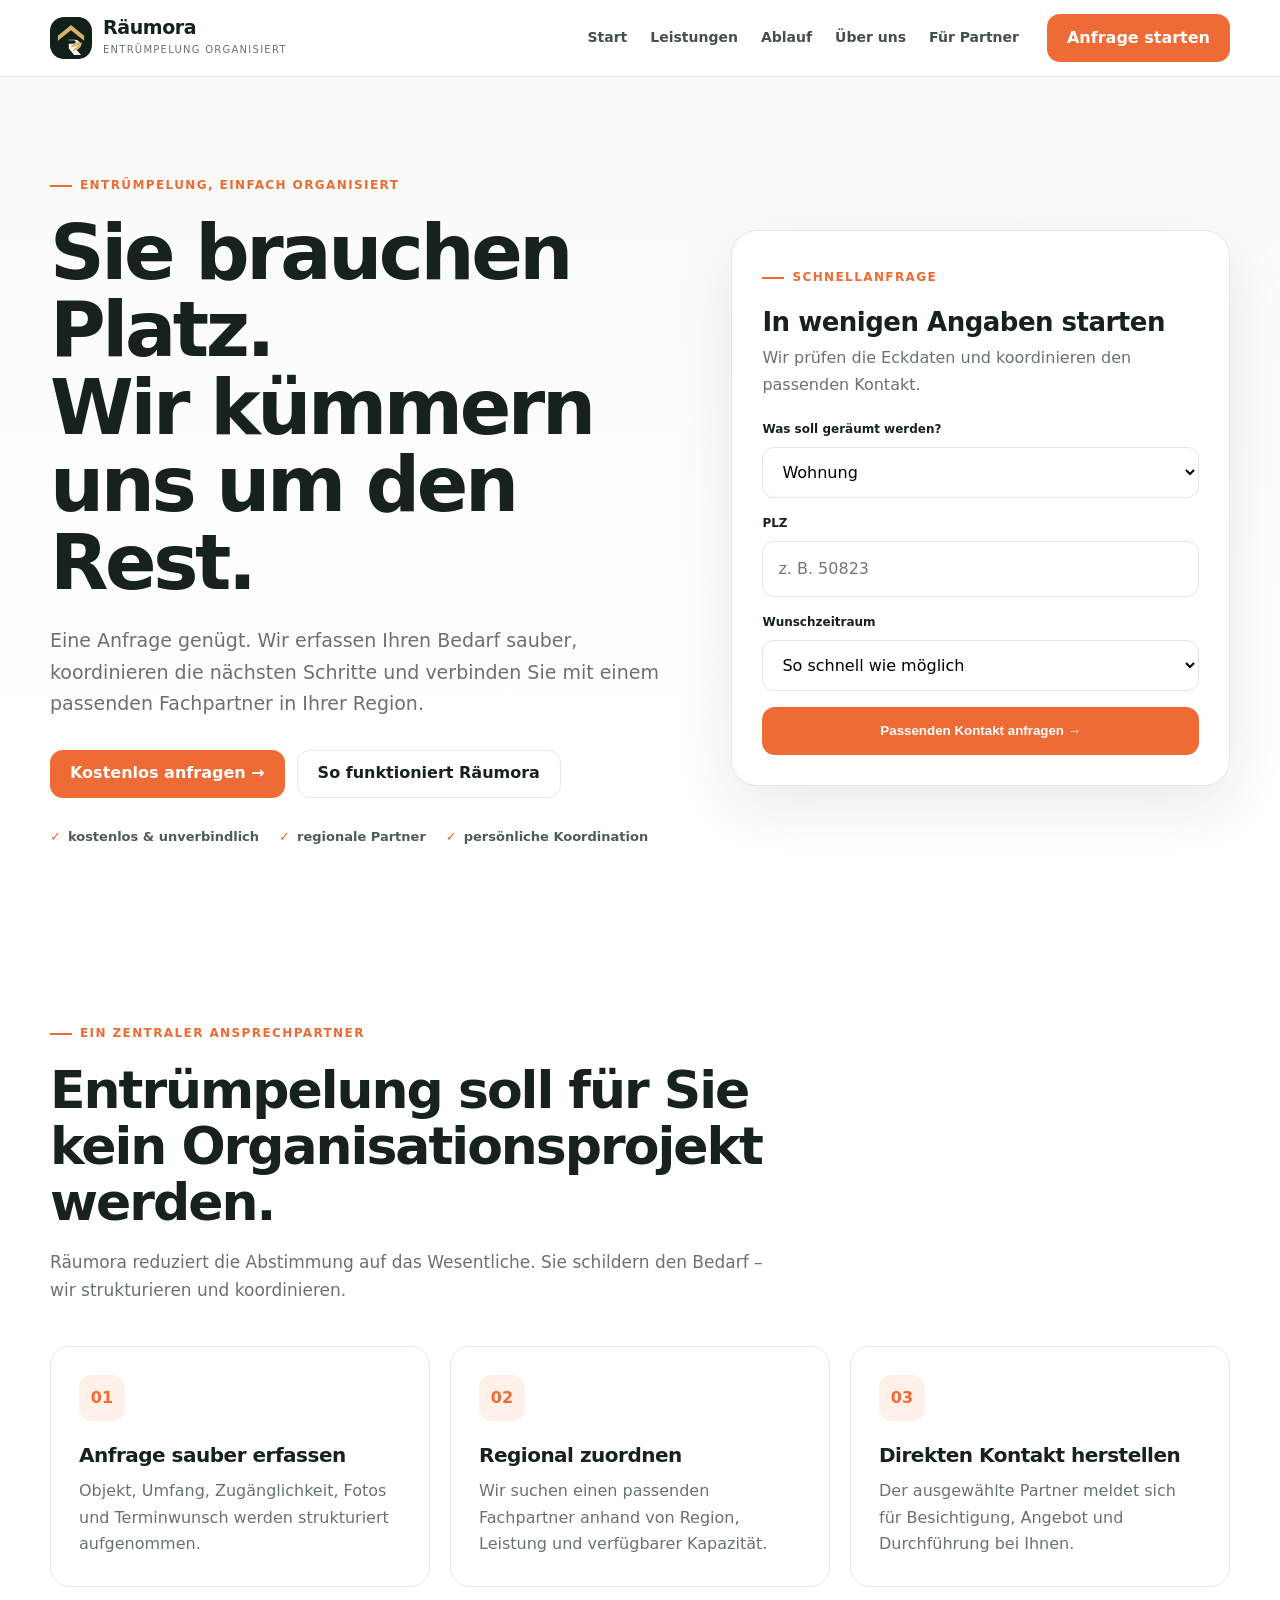
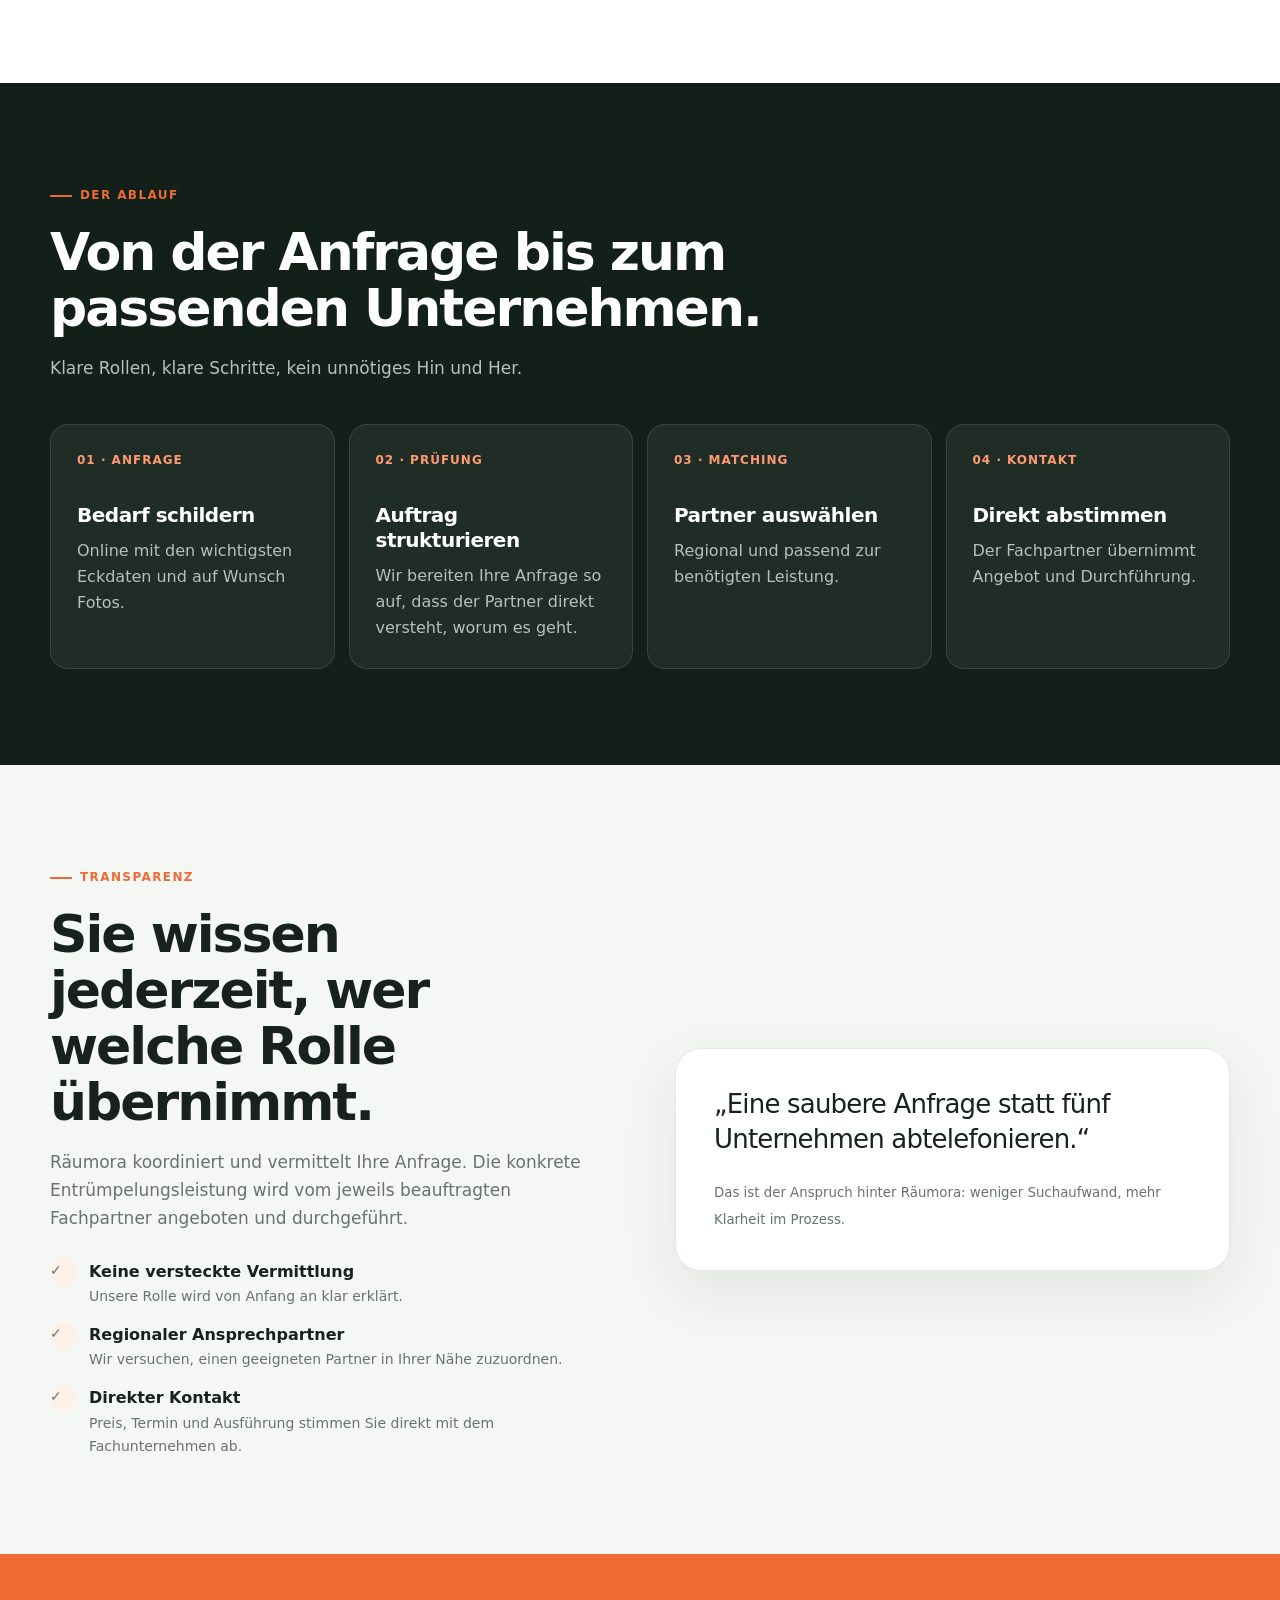
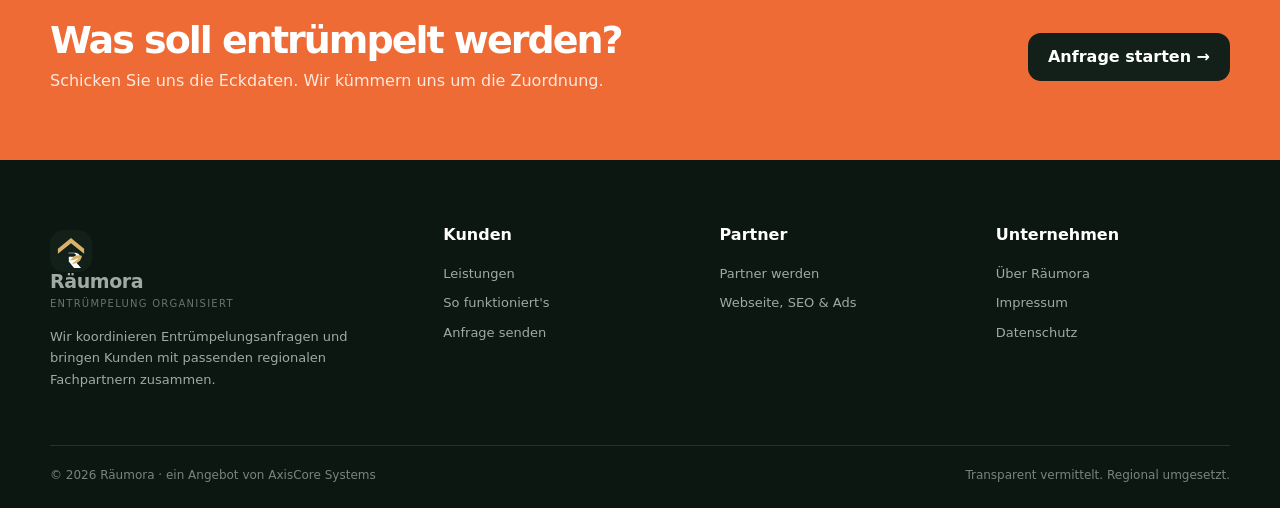
<file: index.html>
<!doctype html><html lang="de"><head><meta charset="utf-8"><meta name="viewport" content="width=device-width,initial-scale=1">
<title>Räumora | Entrümpelung einfach organisiert</title><link rel="icon" href="assets/favicon.svg" type="image/svg+xml"><link rel="icon" href="assets/favicon-32.png" sizes="32x32" type="image/png"><link rel="apple-touch-icon" href="assets/apple-touch-icon.png"><meta name="description" content="Räumora organisiert Entrümpelungsanfragen und vermittelt passende regionale Fachpartner."><link rel="stylesheet" href="assets/style.css"></head><body><header class="site-header"><div class="wrap nav">
<a class="brand" href="index.html"><span class="brandmark"><img src="assets/logo.svg" alt="" width="42" height="42"></span><span class="brandtext"><strong>Räumora</strong><small>ENTRÜMPELUNG ORGANISIERT</small></span></a>
<nav class="links"><a href="index.html">Start</a><a href="leistungen.html">Leistungen</a><a href="ablauf.html">Ablauf</a><a href="ueber-uns.html">Über uns</a><a href="b2b.html">Für Partner</a></nav>
<a class="btn" href="anfrage.html">Anfrage starten</a><button class="menu" aria-label="Menü">☰</button>
</div></header>
<main>
<section class="hero"><div class="wrap hero-grid"><div>
<div class="kicker">Entrümpelung, einfach organisiert</div>
<h1>Sie brauchen Platz.<br>Wir kümmern uns um den Rest.</h1>
<p class="lead">Eine Anfrage genügt. Wir erfassen Ihren Bedarf sauber, koordinieren die nächsten Schritte und verbinden Sie mit einem passenden Fachpartner in Ihrer Region.</p>
<div class="actions"><a class="btn" href="anfrage.html">Kostenlos anfragen →</a><a class="btn ghost" href="ablauf.html">So funktioniert Räumora</a></div>
<div class="micro"><span><i>✓</i> kostenlos & unverbindlich</span><span><i>✓</i> regionale Partner</span><span><i>✓</i> persönliche Koordination</span></div>
</div>
<form class="panel" data-demo><div class="kicker">Schnellanfrage</div><h3>In wenigen Angaben starten</h3><p>Wir prüfen die Eckdaten und koordinieren den passenden Kontakt.</p>
<div class="field"><label>Was soll geräumt werden?</label><select><option>Wohnung</option><option>Haus</option><option>Keller / Dachboden</option><option>Garage</option><option>Gewerbefläche</option></select></div>
<div class="field"><label>PLZ</label><input placeholder="z. B. 50823"></div>
<div class="field"><label>Wunschzeitraum</label><select><option>So schnell wie möglich</option><option>Innerhalb 7 Tagen</option><option>Innerhalb 30 Tagen</option><option>Flexibel</option></select></div>
<button class="btn" style="width:100%">Passenden Kontakt anfragen →</button></form>
</div></section>

<section class="section"><div class="wrap"><div class="head"><div class="kicker">Ein zentraler Ansprechpartner</div><h2>Entrümpelung soll für Sie kein Organisationsprojekt werden.</h2><p class="sub">Räumora reduziert die Abstimmung auf das Wesentliche. Sie schildern den Bedarf – wir strukturieren und koordinieren.</p></div>
<div class="cards"><article class="card"><div class="icon">01</div><h3>Anfrage sauber erfassen</h3><p>Objekt, Umfang, Zugänglichkeit, Fotos und Terminwunsch werden strukturiert aufgenommen.</p></article>
<article class="card"><div class="icon">02</div><h3>Regional zuordnen</h3><p>Wir suchen einen passenden Fachpartner anhand von Region, Leistung und verfügbarer Kapazität.</p></article>
<article class="card"><div class="icon">03</div><h3>Direkten Kontakt herstellen</h3><p>Der ausgewählte Partner meldet sich für Besichtigung, Angebot und Durchführung bei Ihnen.</p></article></div></div></section>

<section class="section dark"><div class="wrap"><div class="head"><div class="kicker">Der Ablauf</div><h2>Von der Anfrage bis zum passenden Unternehmen.</h2><p class="sub">Klare Rollen, klare Schritte, kein unnötiges Hin und Her.</p></div>
<div class="process"><div class="item"><div class="num">01 · ANFRAGE</div><h3>Bedarf schildern</h3><p>Online mit den wichtigsten Eckdaten und auf Wunsch Fotos.</p></div><div class="item"><div class="num">02 · PRÜFUNG</div><h3>Auftrag strukturieren</h3><p>Wir bereiten Ihre Anfrage so auf, dass der Partner direkt versteht, worum es geht.</p></div><div class="item"><div class="num">03 · MATCHING</div><h3>Partner auswählen</h3><p>Regional und passend zur benötigten Leistung.</p></div><div class="item"><div class="num">04 · KONTAKT</div><h3>Direkt abstimmen</h3><p>Der Fachpartner übernimmt Angebot und Durchführung.</p></div></div></div></section>

<section class="section soft"><div class="wrap split"><div><div class="kicker">Transparenz</div><h2>Sie wissen jederzeit, wer welche Rolle übernimmt.</h2><p class="sub">Räumora koordiniert und vermittelt Ihre Anfrage. Die konkrete Entrümpelungsleistung wird vom jeweils beauftragten Fachpartner angeboten und durchgeführt.</p>
<div class="points"><div class="point"><span class="check">✓</span><div><strong>Keine versteckte Vermittlung</strong><span>Unsere Rolle wird von Anfang an klar erklärt.</span></div></div><div class="point"><span class="check">✓</span><div><strong>Regionaler Ansprechpartner</strong><span>Wir versuchen, einen geeigneten Partner in Ihrer Nähe zuzuordnen.</span></div></div><div class="point"><span class="check">✓</span><div><strong>Direkter Kontakt</strong><span>Preis, Termin und Ausführung stimmen Sie direkt mit dem Fachunternehmen ab.</span></div></div></div></div>
<div class="quote"><blockquote>„Eine saubere Anfrage statt fünf Unternehmen abtelefonieren.“</blockquote><small>Das ist der Anspruch hinter Räumora: weniger Suchaufwand, mehr Klarheit im Prozess.</small></div></div></section>
<section class="band"><div class="wrap inner"><div><h2>Was soll entrümpelt werden?</h2><p>Schicken Sie uns die Eckdaten. Wir kümmern uns um die Zuordnung.</p></div><a class="btn dark" href="anfrage.html">Anfrage starten →</a></div></section>
</main><footer><div class="wrap"><div class="footgrid">
<div><a class="brand" href="index.html"><span class="brandmark"><img src="assets/logo.svg" alt="" width="42" height="42"></span><span class="brandtext"><strong>Räumora</strong><small>ENTRÜMPELUNG ORGANISIERT</small></span></a><p>Wir koordinieren Entrümpelungsanfragen und bringen Kunden mit passenden regionalen Fachpartnern zusammen.</p></div>
<div><h4>Kunden</h4><a href="leistungen.html">Leistungen</a><a href="ablauf.html">So funktioniert's</a><a href="anfrage.html">Anfrage senden</a></div>
<div><h4>Partner</h4><a href="b2b.html">Partner werden</a><a href="b2b.html#marketing">Webseite, SEO & Ads</a></div>
<div><h4>Unternehmen</h4><a href="ueber-uns.html">Über Räumora</a><a href="impressum.html">Impressum</a><a href="datenschutz.html">Datenschutz</a></div>
</div><div class="legal"><span>© 2026 Räumora · ein Angebot von AxisCore Systems</span><span>Transparent vermittelt. Regional umgesetzt.</span></div></div></footer><script src="assets/main.js"></script></body></html>
</file>
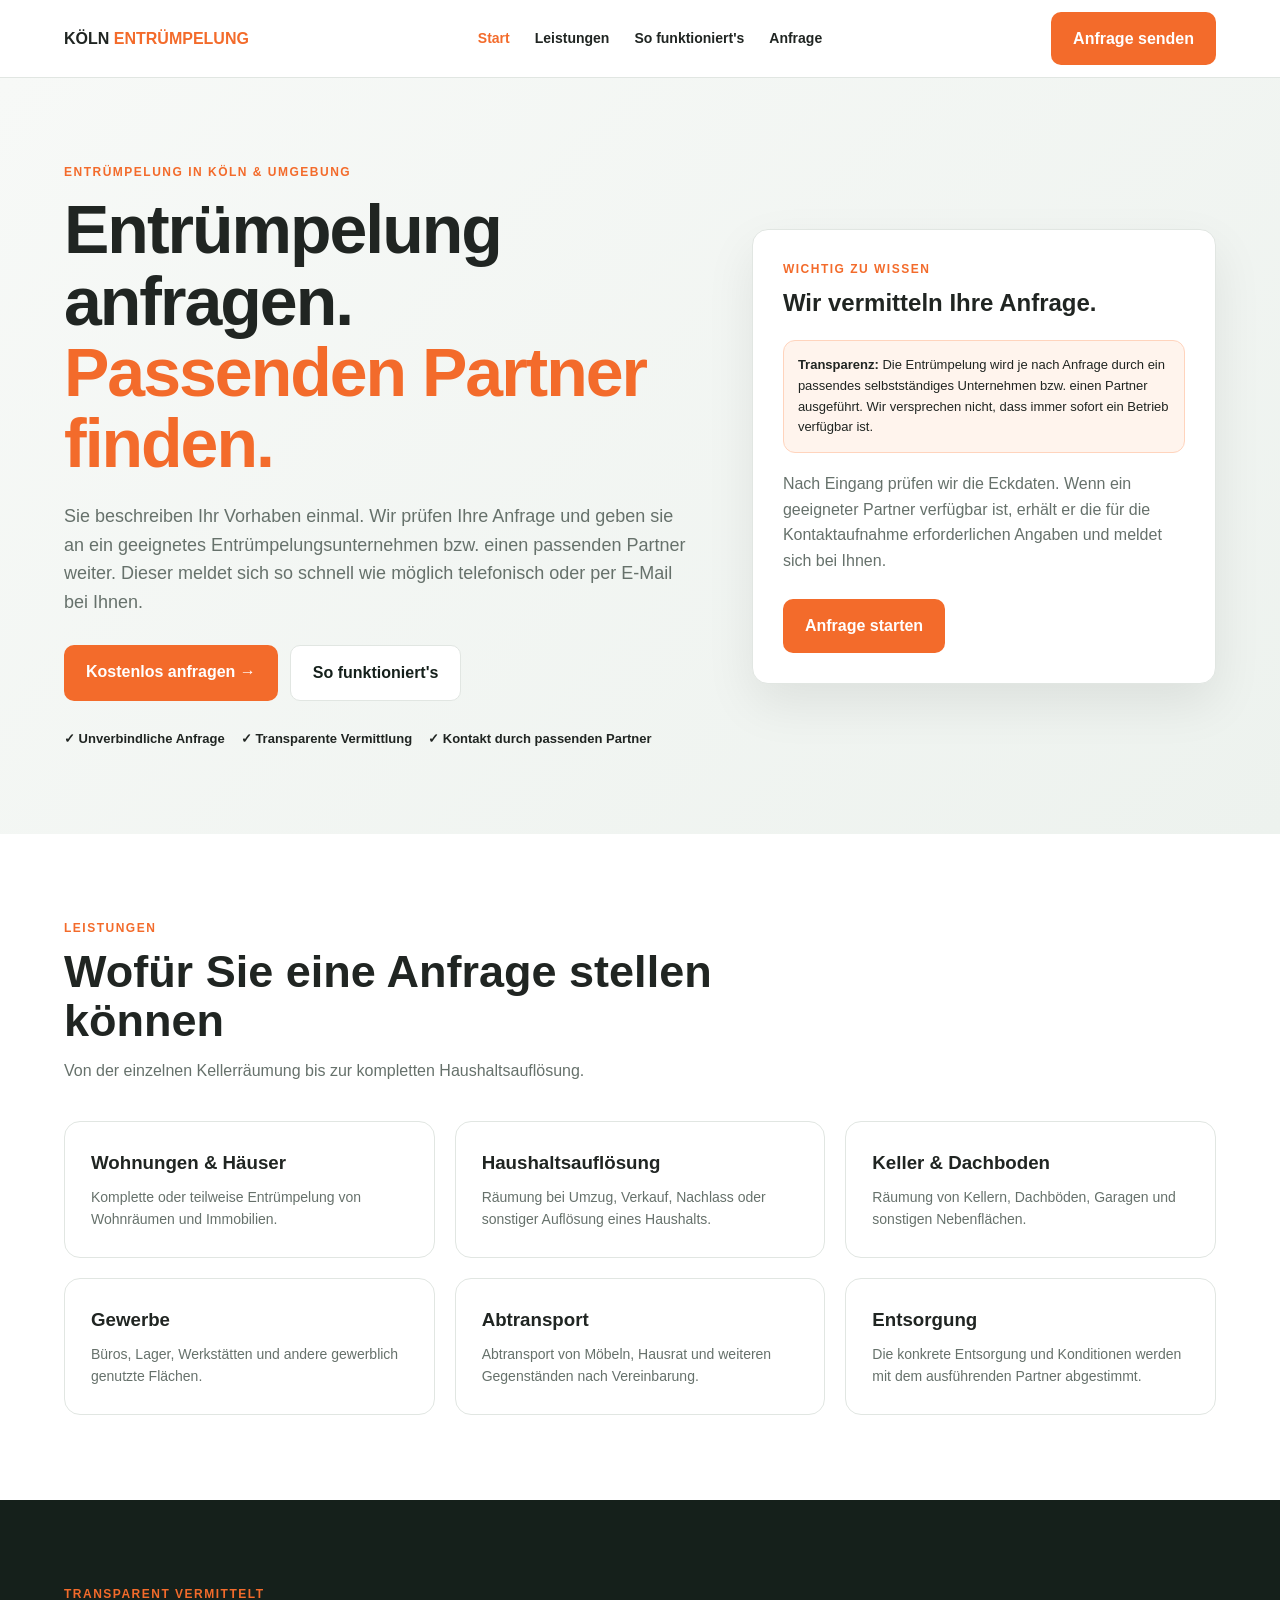
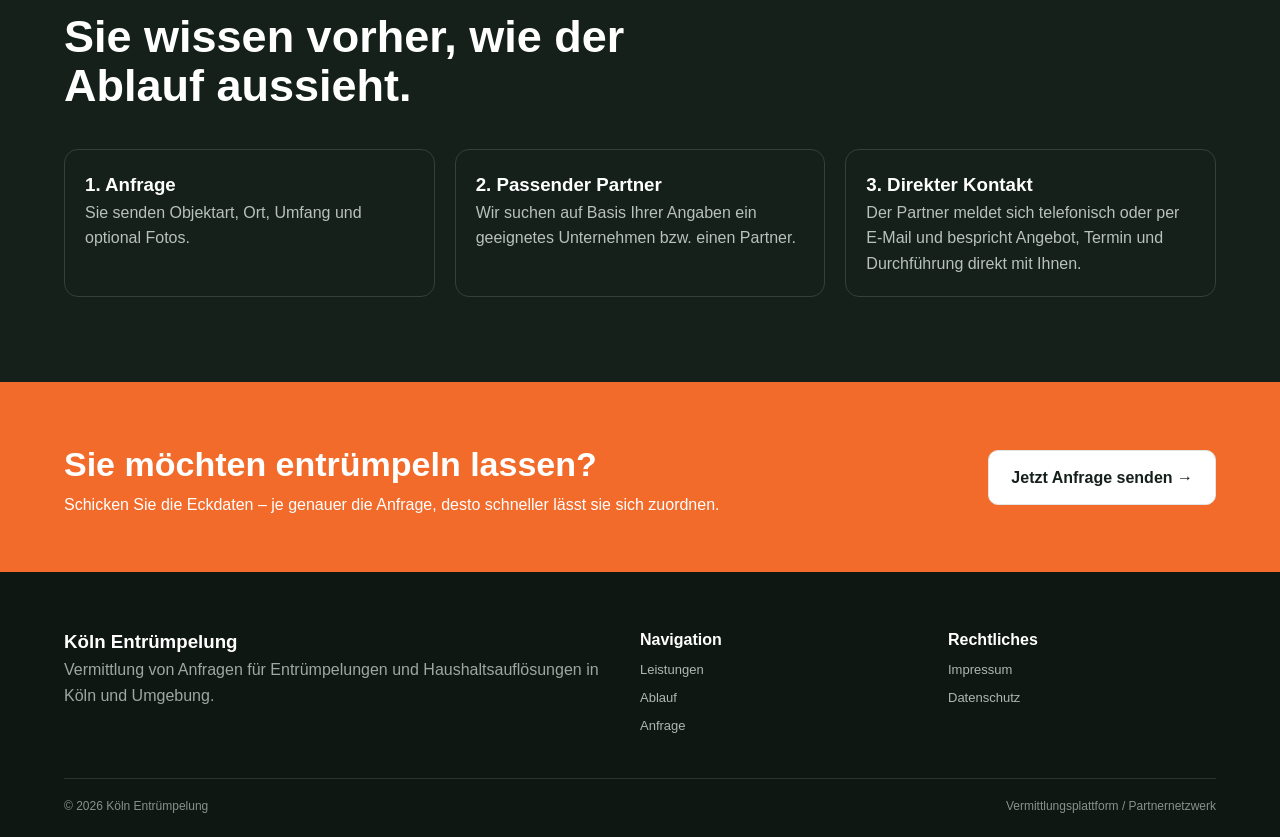
<file: entruempelung-koeln/index.html>
<!doctype html><html lang="de"><head><meta charset="utf-8"><meta name="viewport" content="width=device-width,initial-scale=1"><title>Entrümpelung Köln | Anfrage an passende Partner</title><meta name="description" content="Entrümpelung in Köln anfragen. Wir leiten Ihre Anfrage transparent an ein passendes Entrümpelungsunternehmen bzw. einen Partner weiter, der sich schnellstmöglich bei Ihnen meldet."><link rel="stylesheet" href="css/style.css"></head><body>
<header class="header"><div class="container nav"><a class="logo" href="index.html">KÖLN <span>ENTRÜMPELUNG</span></a><button class="menu" id="menu">☰</button><nav id="nav"><a class="active" href="index.html">Start</a><a href="leistungen.html">Leistungen</a><a href="ablauf.html">So funktioniert's</a><a href="anfrage.html">Anfrage</a></nav><a class="btn" href="anfrage.html">Anfrage senden</a></div></header>
<main><section class="hero"><div class="container hero-grid"><div><div class="eyebrow">ENTRÜMPELUNG IN KÖLN & UMGEBUNG</div><h1>Entrümpelung anfragen.<br><span>Passenden Partner finden.</span></h1><p class="lead">Sie beschreiben Ihr Vorhaben einmal. Wir prüfen Ihre Anfrage und geben sie an ein geeignetes Entrümpelungsunternehmen bzw. einen passenden Partner weiter. Dieser meldet sich so schnell wie möglich telefonisch oder per E-Mail bei Ihnen.</p><div class="hero-actions"><a class="btn" href="anfrage.html">Kostenlos anfragen →</a><a class="btn alt" href="ablauf.html">So funktioniert's</a></div><div class="ticks"><span>✓ Unverbindliche Anfrage</span><span>✓ Transparente Vermittlung</span><span>✓ Kontakt durch passenden Partner</span></div></div><div class="card"><div class="eyebrow">WICHTIG ZU WISSEN</div><h2>Wir vermitteln Ihre Anfrage.</h2><div class="notice"><strong>Transparenz:</strong> Die Entrümpelung wird je nach Anfrage durch ein passendes selbstständiges Unternehmen bzw. einen Partner ausgeführt. Wir versprechen nicht, dass immer sofort ein Betrieb verfügbar ist.</div><p class="muted">Nach Eingang prüfen wir die Eckdaten. Wenn ein geeigneter Partner verfügbar ist, erhält er die für die Kontaktaufnahme erforderlichen Angaben und meldet sich bei Ihnen.</p><br><a class="btn" href="anfrage.html">Anfrage starten</a></div></div></section>
<section class="section"><div class="container"><div class="section-head"><div class="eyebrow">LEISTUNGEN</div><h2>Wofür Sie eine Anfrage stellen können</h2><p>Von der einzelnen Kellerräumung bis zur kompletten Haushaltsauflösung.</p></div><div class="grid3"><div class="service"><h3>Wohnungen & Häuser</h3><p>Komplette oder teilweise Entrümpelung von Wohnräumen und Immobilien.</p></div><div class="service"><h3>Haushaltsauflösung</h3><p>Räumung bei Umzug, Verkauf, Nachlass oder sonstiger Auflösung eines Haushalts.</p></div><div class="service"><h3>Keller & Dachboden</h3><p>Räumung von Kellern, Dachböden, Garagen und sonstigen Nebenflächen.</p></div><div class="service"><h3>Gewerbe</h3><p>Büros, Lager, Werkstätten und andere gewerblich genutzte Flächen.</p></div><div class="service"><h3>Abtransport</h3><p>Abtransport von Möbeln, Hausrat und weiteren Gegenständen nach Vereinbarung.</p></div><div class="service"><h3>Entsorgung</h3><p>Die konkrete Entsorgung und Konditionen werden mit dem ausführenden Partner abgestimmt.</p></div></div></div></section>
<section class="section transparency"><div class="container"><div class="section-head"><div class="eyebrow">TRANSPARENT VERMITTELT</div><h2>Sie wissen vorher, wie der Ablauf aussieht.</h2></div><div class="grid3"><div><h3>1. Anfrage</h3><p>Sie senden Objektart, Ort, Umfang und optional Fotos.</p></div><div><h3>2. Passender Partner</h3><p>Wir suchen auf Basis Ihrer Angaben ein geeignetes Unternehmen bzw. einen Partner.</p></div><div><h3>3. Direkter Kontakt</h3><p>Der Partner meldet sich telefonisch oder per E-Mail und bespricht Angebot, Termin und Durchführung direkt mit Ihnen.</p></div></div></div></section>
<section class="cta"><div class="container"><div><h2>Sie möchten entrümpeln lassen?</h2><p>Schicken Sie die Eckdaten – je genauer die Anfrage, desto schneller lässt sie sich zuordnen.</p></div><a class="btn alt" href="anfrage.html">Jetzt Anfrage senden →</a></div></section></main>
<footer><div class="container"><div class="footer-grid"><div><h3>Köln Entrümpelung</h3><p>Vermittlung von Anfragen für Entrümpelungen und Haushaltsauflösungen in Köln und Umgebung.</p></div><div><h4>Navigation</h4><a href="leistungen.html">Leistungen</a><a href="ablauf.html">Ablauf</a><a href="anfrage.html">Anfrage</a></div><div><h4>Rechtliches</h4><a href="impressum.html">Impressum</a><a href="datenschutz.html">Datenschutz</a></div></div><div class="legal"><span>© 2026 Köln Entrümpelung</span><span>Vermittlungsplattform / Partnernetzwerk</span></div></div></footer><script src="js/main.js"></script></body></html>
</file>
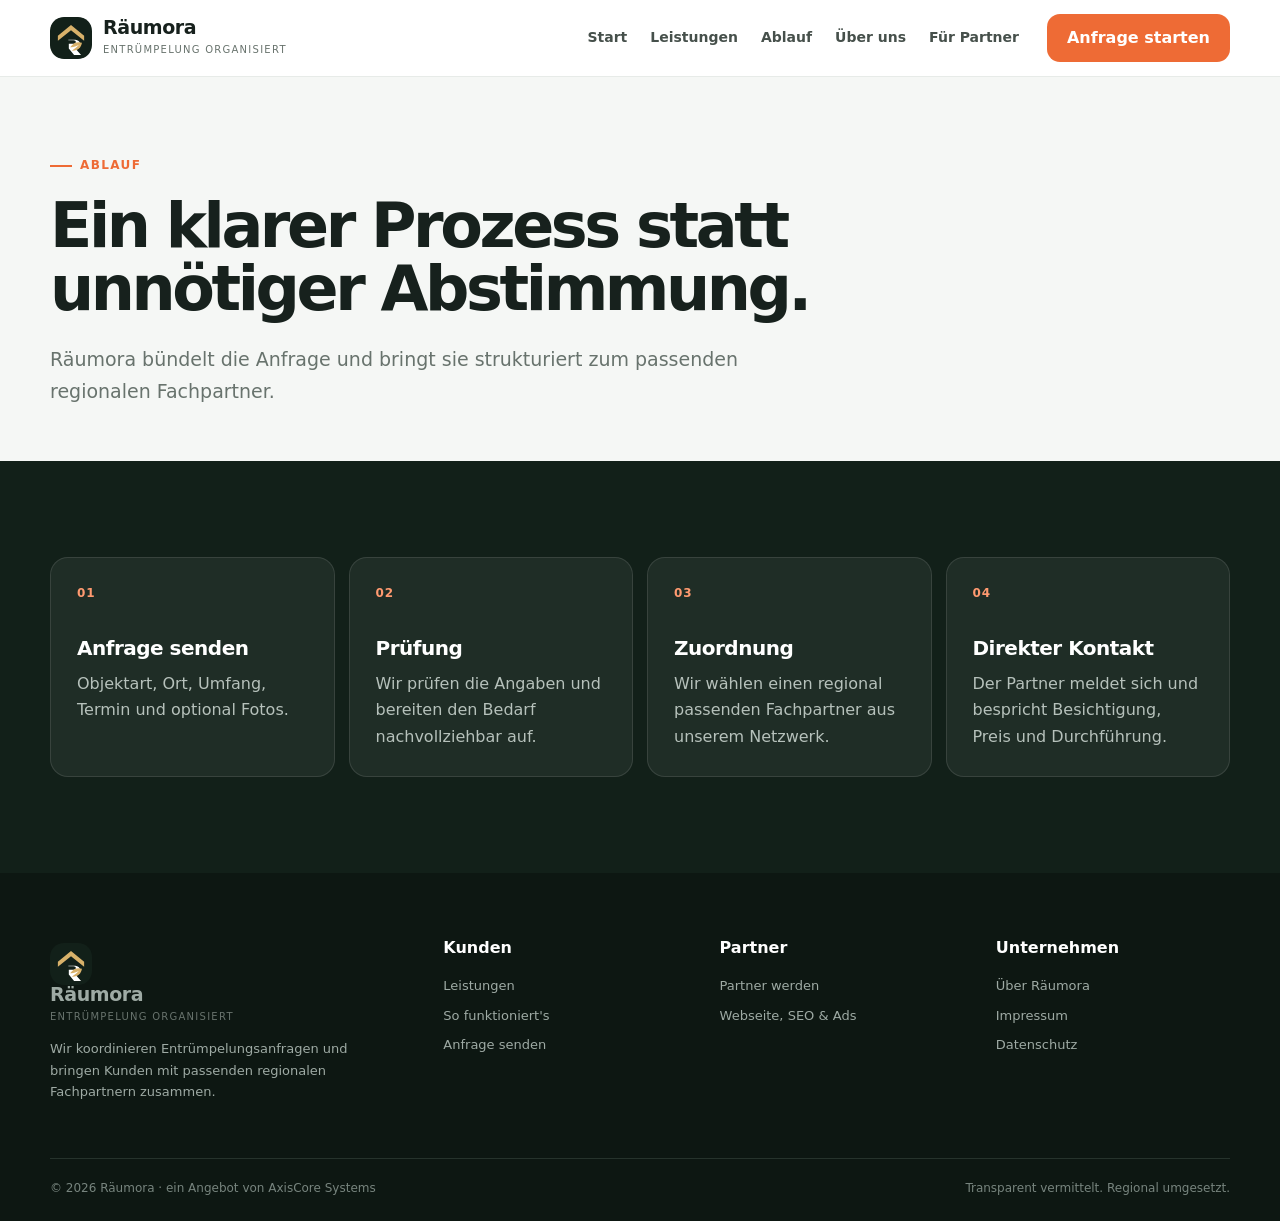
<file: ablauf.html>
<!doctype html><html lang="de"><head><meta charset="utf-8"><meta name="viewport" content="width=device-width,initial-scale=1">
<title>Ablauf | Räumora</title><link rel="icon" href="assets/favicon.svg" type="image/svg+xml"><link rel="icon" href="assets/favicon-32.png" sizes="32x32" type="image/png"><link rel="apple-touch-icon" href="assets/apple-touch-icon.png"><meta name="description" content="Räumora organisiert Entrümpelungsanfragen und vermittelt passende regionale Fachpartner."><link rel="stylesheet" href="assets/style.css"></head><body><header class="site-header"><div class="wrap nav">
<a class="brand" href="index.html"><span class="brandmark"><img src="assets/logo.svg" alt="" width="42" height="42"></span><span class="brandtext"><strong>Räumora</strong><small>ENTRÜMPELUNG ORGANISIERT</small></span></a>
<nav class="links"><a href="index.html">Start</a><a href="leistungen.html">Leistungen</a><a href="ablauf.html">Ablauf</a><a href="ueber-uns.html">Über uns</a><a href="b2b.html">Für Partner</a></nav>
<a class="btn" href="anfrage.html">Anfrage starten</a><button class="menu" aria-label="Menü">☰</button>
</div></header><main><section class="pagehero"><div class="wrap"><div class="kicker">Ablauf</div><h1>Ein klarer Prozess statt unnötiger Abstimmung.</h1><p class="lead">Räumora bündelt die Anfrage und bringt sie strukturiert zum passenden regionalen Fachpartner.</p></div></section>
<section class="section dark"><div class="wrap"><div class="process"><div class="item"><div class="num">01</div><h3>Anfrage senden</h3><p>Objektart, Ort, Umfang, Termin und optional Fotos.</p></div><div class="item"><div class="num">02</div><h3>Prüfung</h3><p>Wir prüfen die Angaben und bereiten den Bedarf nachvollziehbar auf.</p></div><div class="item"><div class="num">03</div><h3>Zuordnung</h3><p>Wir wählen einen regional passenden Fachpartner aus unserem Netzwerk.</p></div><div class="item"><div class="num">04</div><h3>Direkter Kontakt</h3><p>Der Partner meldet sich und bespricht Besichtigung, Preis und Durchführung.</p></div></div></div></section></main><footer><div class="wrap"><div class="footgrid">
<div><a class="brand" href="index.html"><span class="brandmark"><img src="assets/logo.svg" alt="" width="42" height="42"></span><span class="brandtext"><strong>Räumora</strong><small>ENTRÜMPELUNG ORGANISIERT</small></span></a><p>Wir koordinieren Entrümpelungsanfragen und bringen Kunden mit passenden regionalen Fachpartnern zusammen.</p></div>
<div><h4>Kunden</h4><a href="leistungen.html">Leistungen</a><a href="ablauf.html">So funktioniert's</a><a href="anfrage.html">Anfrage senden</a></div>
<div><h4>Partner</h4><a href="b2b.html">Partner werden</a><a href="b2b.html#marketing">Webseite, SEO & Ads</a></div>
<div><h4>Unternehmen</h4><a href="ueber-uns.html">Über Räumora</a><a href="impressum.html">Impressum</a><a href="datenschutz.html">Datenschutz</a></div>
</div><div class="legal"><span>© 2026 Räumora · ein Angebot von AxisCore Systems</span><span>Transparent vermittelt. Regional umgesetzt.</span></div></div></footer><script src="assets/main.js"></script></body></html>
</file>
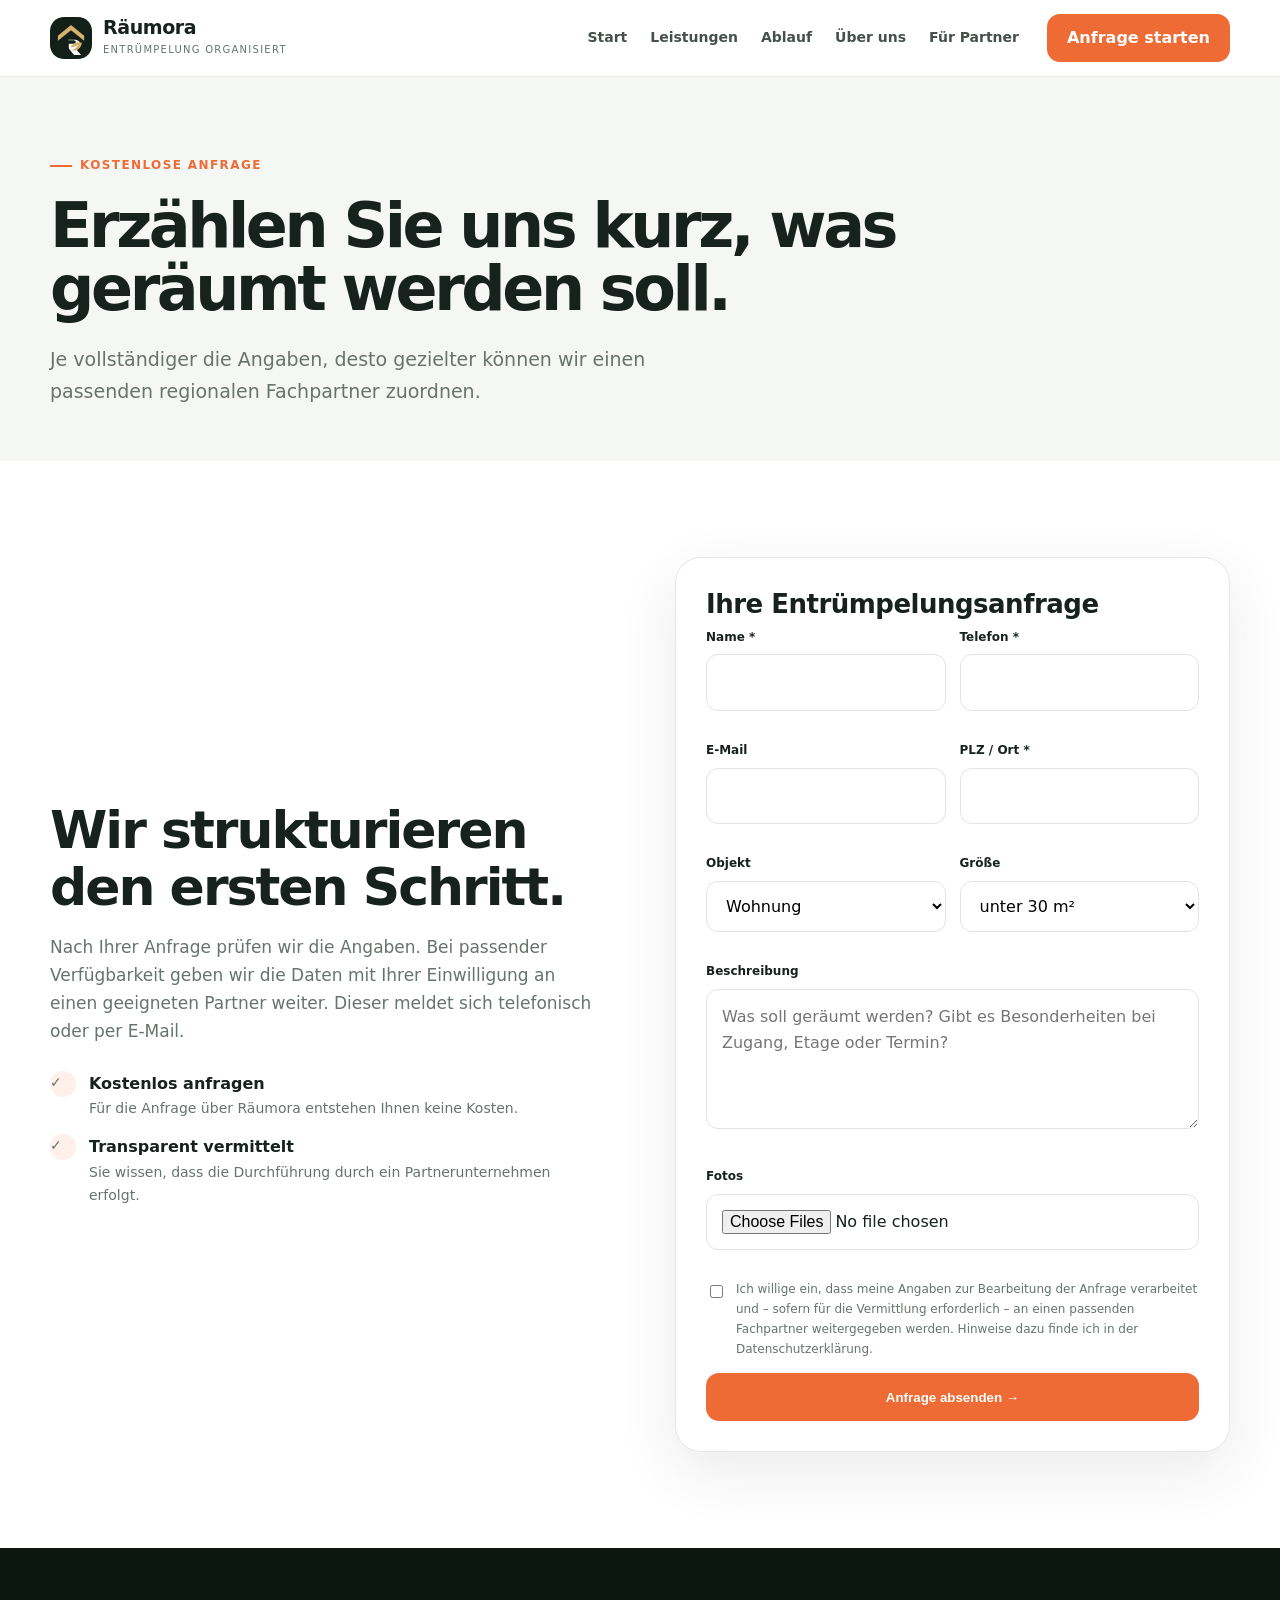
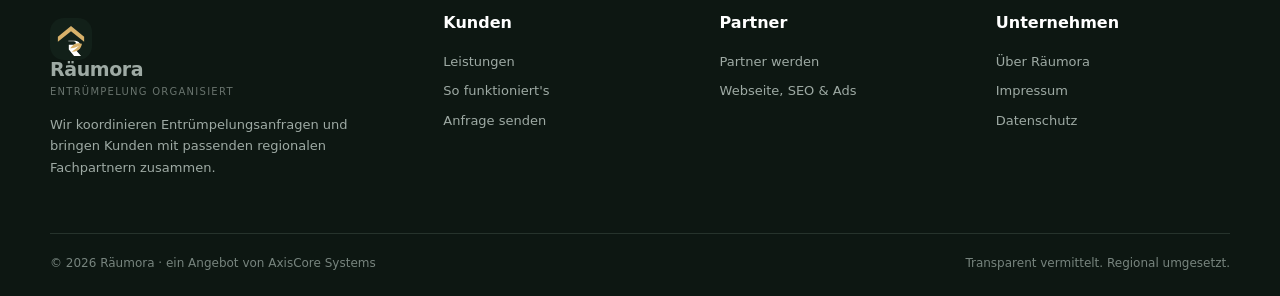
<file: anfrage.html>
<!doctype html><html lang="de"><head><meta charset="utf-8"><meta name="viewport" content="width=device-width,initial-scale=1">
<title>Entrümpelung anfragen | Räumora</title><link rel="icon" href="assets/favicon.svg" type="image/svg+xml"><link rel="icon" href="assets/favicon-32.png" sizes="32x32" type="image/png"><link rel="apple-touch-icon" href="assets/apple-touch-icon.png"><meta name="description" content="Räumora organisiert Entrümpelungsanfragen und vermittelt passende regionale Fachpartner."><link rel="stylesheet" href="assets/style.css"></head><body><header class="site-header"><div class="wrap nav">
<a class="brand" href="index.html"><span class="brandmark"><img src="assets/logo.svg" alt="" width="42" height="42"></span><span class="brandtext"><strong>Räumora</strong><small>ENTRÜMPELUNG ORGANISIERT</small></span></a>
<nav class="links"><a href="index.html">Start</a><a href="leistungen.html">Leistungen</a><a href="ablauf.html">Ablauf</a><a href="ueber-uns.html">Über uns</a><a href="b2b.html">Für Partner</a></nav>
<a class="btn" href="anfrage.html">Anfrage starten</a><button class="menu" aria-label="Menü">☰</button>
</div></header><main><section class="pagehero"><div class="wrap"><div class="kicker">Kostenlose Anfrage</div><h1>Erzählen Sie uns kurz, was geräumt werden soll.</h1><p class="lead">Je vollständiger die Angaben, desto gezielter können wir einen passenden regionalen Fachpartner zuordnen.</p></div></section>
<section class="section"><div class="wrap split"><div><h2>Wir strukturieren den ersten Schritt.</h2><p class="sub">Nach Ihrer Anfrage prüfen wir die Angaben. Bei passender Verfügbarkeit geben wir die Daten mit Ihrer Einwilligung an einen geeigneten Partner weiter. Dieser meldet sich telefonisch oder per E-Mail.</p><div class="points"><div class="point"><span class="check">✓</span><div><strong>Kostenlos anfragen</strong><span>Für die Anfrage über Räumora entstehen Ihnen keine Kosten.</span></div></div><div class="point"><span class="check">✓</span><div><strong>Transparent vermittelt</strong><span>Sie wissen, dass die Durchführung durch ein Partnerunternehmen erfolgt.</span></div></div></div></div>
<form class="panel" data-demo><h3>Ihre Entrümpelungsanfrage</h3><div class="formgrid"><div class="field"><label>Name *</label><input required></div><div class="field"><label>Telefon *</label><input type="tel" required></div><div class="field"><label>E-Mail</label><input type="email"></div><div class="field"><label>PLZ / Ort *</label><input required></div><div class="field"><label>Objekt</label><select><option>Wohnung</option><option>Haus</option><option>Keller / Dachboden</option><option>Garage</option><option>Gewerbe</option></select></div><div class="field"><label>Größe</label><select><option>unter 30 m²</option><option>30–60 m²</option><option>60–100 m²</option><option>über 100 m²</option></select></div><div class="field span2"><label>Beschreibung</label><textarea placeholder="Was soll geräumt werden? Gibt es Besonderheiten bei Zugang, Etage oder Termin?"></textarea></div><div class="field span2"><label>Fotos</label><input type="file" multiple accept="image/*"></div><label class="consent span2"><input type="checkbox" required><span>Ich willige ein, dass meine Angaben zur Bearbeitung der Anfrage verarbeitet und – sofern für die Vermittlung erforderlich – an einen passenden Fachpartner weitergegeben werden. Hinweise dazu finde ich in der Datenschutzerklärung.</span></label><div class="span2"><button class="btn" style="width:100%">Anfrage absenden →</button></div></div></form></div></section></main><footer><div class="wrap"><div class="footgrid">
<div><a class="brand" href="index.html"><span class="brandmark"><img src="assets/logo.svg" alt="" width="42" height="42"></span><span class="brandtext"><strong>Räumora</strong><small>ENTRÜMPELUNG ORGANISIERT</small></span></a><p>Wir koordinieren Entrümpelungsanfragen und bringen Kunden mit passenden regionalen Fachpartnern zusammen.</p></div>
<div><h4>Kunden</h4><a href="leistungen.html">Leistungen</a><a href="ablauf.html">So funktioniert's</a><a href="anfrage.html">Anfrage senden</a></div>
<div><h4>Partner</h4><a href="b2b.html">Partner werden</a><a href="b2b.html#marketing">Webseite, SEO & Ads</a></div>
<div><h4>Unternehmen</h4><a href="ueber-uns.html">Über Räumora</a><a href="impressum.html">Impressum</a><a href="datenschutz.html">Datenschutz</a></div>
</div><div class="legal"><span>© 2026 Räumora · ein Angebot von AxisCore Systems</span><span>Transparent vermittelt. Regional umgesetzt.</span></div></div></footer><script src="assets/main.js"></script></body></html>
</file>
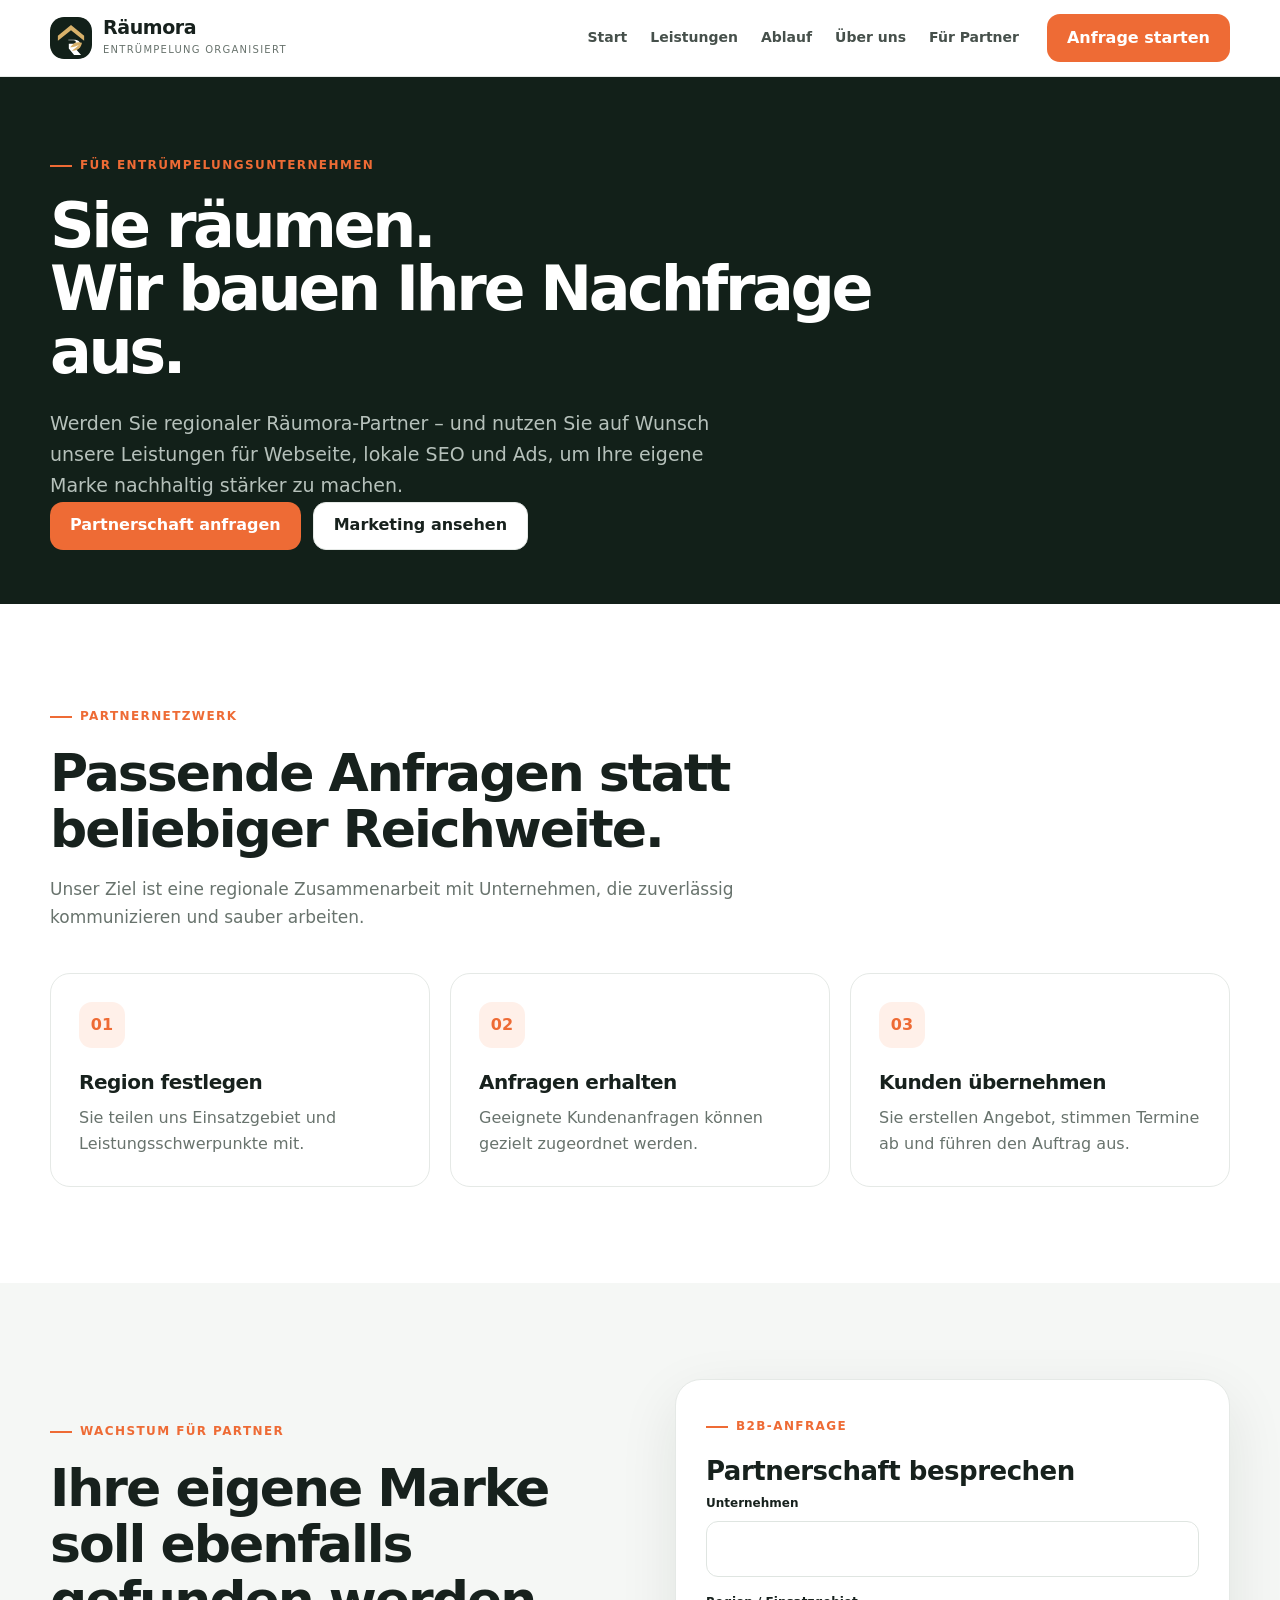
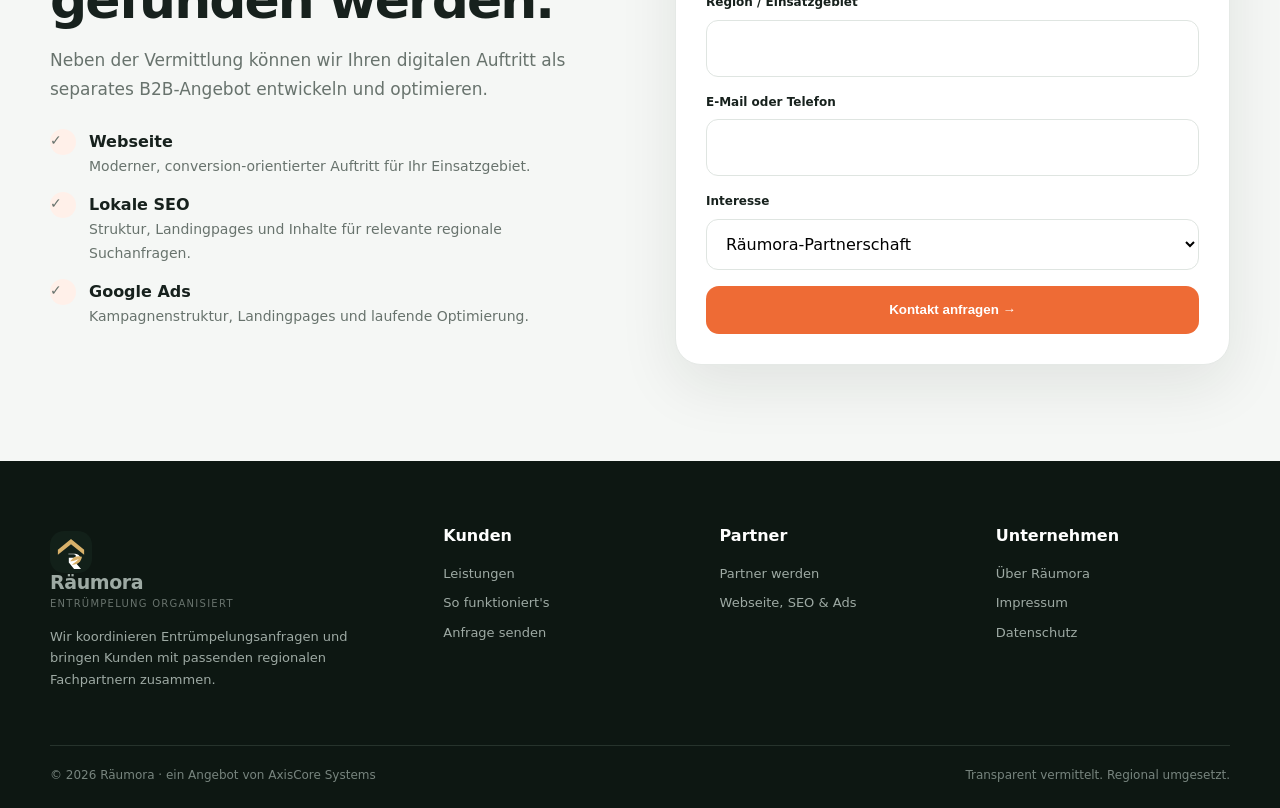
<file: b2b.html>
<!doctype html><html lang="de"><head><meta charset="utf-8"><meta name="viewport" content="width=device-width,initial-scale=1">
<title>Für Entrümpelungsunternehmen | Räumora</title><link rel="icon" href="assets/favicon.svg" type="image/svg+xml"><link rel="icon" href="assets/favicon-32.png" sizes="32x32" type="image/png"><link rel="apple-touch-icon" href="assets/apple-touch-icon.png"><meta name="description" content="Räumora organisiert Entrümpelungsanfragen und vermittelt passende regionale Fachpartner."><link rel="stylesheet" href="assets/style.css"></head><body><header class="site-header"><div class="wrap nav">
<a class="brand" href="index.html"><span class="brandmark"><img src="assets/logo.svg" alt="" width="42" height="42"></span><span class="brandtext"><strong>Räumora</strong><small>ENTRÜMPELUNG ORGANISIERT</small></span></a>
<nav class="links"><a href="index.html">Start</a><a href="leistungen.html">Leistungen</a><a href="ablauf.html">Ablauf</a><a href="ueber-uns.html">Über uns</a><a href="b2b.html">Für Partner</a></nav>
<a class="btn" href="anfrage.html">Anfrage starten</a><button class="menu" aria-label="Menü">☰</button>
</div></header><main><section class="pagehero b2bhero"><div class="wrap"><div class="kicker">Für Entrümpelungsunternehmen</div><h1>Sie räumen.<br>Wir bauen Ihre Nachfrage aus.</h1><p class="lead">Werden Sie regionaler Räumora-Partner – und nutzen Sie auf Wunsch unsere Leistungen für Webseite, lokale SEO und Ads, um Ihre eigene Marke nachhaltig stärker zu machen.</p><div class="actions"><a class="btn" href="#partner">Partnerschaft anfragen</a><a class="btn ghost" href="#marketing">Marketing ansehen</a></div></div></section>
<section class="section" id="partner"><div class="wrap"><div class="head"><div class="kicker">Partnernetzwerk</div><h2>Passende Anfragen statt beliebiger Reichweite.</h2><p class="sub">Unser Ziel ist eine regionale Zusammenarbeit mit Unternehmen, die zuverlässig kommunizieren und sauber arbeiten.</p></div><div class="cards"><article class="card"><div class="icon">01</div><h3>Region festlegen</h3><p>Sie teilen uns Einsatzgebiet und Leistungsschwerpunkte mit.</p></article><article class="card"><div class="icon">02</div><h3>Anfragen erhalten</h3><p>Geeignete Kundenanfragen können gezielt zugeordnet werden.</p></article><article class="card"><div class="icon">03</div><h3>Kunden übernehmen</h3><p>Sie erstellen Angebot, stimmen Termine ab und führen den Auftrag aus.</p></article></div></div></section>
<section class="section soft" id="marketing"><div class="wrap split"><div><div class="kicker">Wachstum für Partner</div><h2>Ihre eigene Marke soll ebenfalls gefunden werden.</h2><p class="sub">Neben der Vermittlung können wir Ihren digitalen Auftritt als separates B2B-Angebot entwickeln und optimieren.</p><div class="points"><div class="point"><span class="check">✓</span><div><strong>Webseite</strong><span>Moderner, conversion-orientierter Auftritt für Ihr Einsatzgebiet.</span></div></div><div class="point"><span class="check">✓</span><div><strong>Lokale SEO</strong><span>Struktur, Landingpages und Inhalte für relevante regionale Suchanfragen.</span></div></div><div class="point"><span class="check">✓</span><div><strong>Google Ads</strong><span>Kampagnenstruktur, Landingpages und laufende Optimierung.</span></div></div></div></div>
<form class="panel" data-demo><div class="kicker">B2B-Anfrage</div><h3>Partnerschaft besprechen</h3><div class="field"><label>Unternehmen</label><input required></div><div class="field"><label>Region / Einsatzgebiet</label><input required></div><div class="field"><label>E-Mail oder Telefon</label><input required></div><div class="field"><label>Interesse</label><select><option>Räumora-Partnerschaft</option><option>Webseite</option><option>SEO</option><option>Google Ads</option><option>Partnerschaft + Marketing</option></select></div><button class="btn" style="width:100%">Kontakt anfragen →</button></form></div></section></main><footer><div class="wrap"><div class="footgrid">
<div><a class="brand" href="index.html"><span class="brandmark"><img src="assets/logo.svg" alt="" width="42" height="42"></span><span class="brandtext"><strong>Räumora</strong><small>ENTRÜMPELUNG ORGANISIERT</small></span></a><p>Wir koordinieren Entrümpelungsanfragen und bringen Kunden mit passenden regionalen Fachpartnern zusammen.</p></div>
<div><h4>Kunden</h4><a href="leistungen.html">Leistungen</a><a href="ablauf.html">So funktioniert's</a><a href="anfrage.html">Anfrage senden</a></div>
<div><h4>Partner</h4><a href="b2b.html">Partner werden</a><a href="b2b.html#marketing">Webseite, SEO & Ads</a></div>
<div><h4>Unternehmen</h4><a href="ueber-uns.html">Über Räumora</a><a href="impressum.html">Impressum</a><a href="datenschutz.html">Datenschutz</a></div>
</div><div class="legal"><span>© 2026 Räumora · ein Angebot von AxisCore Systems</span><span>Transparent vermittelt. Regional umgesetzt.</span></div></div></footer><script src="assets/main.js"></script></body></html>
</file>
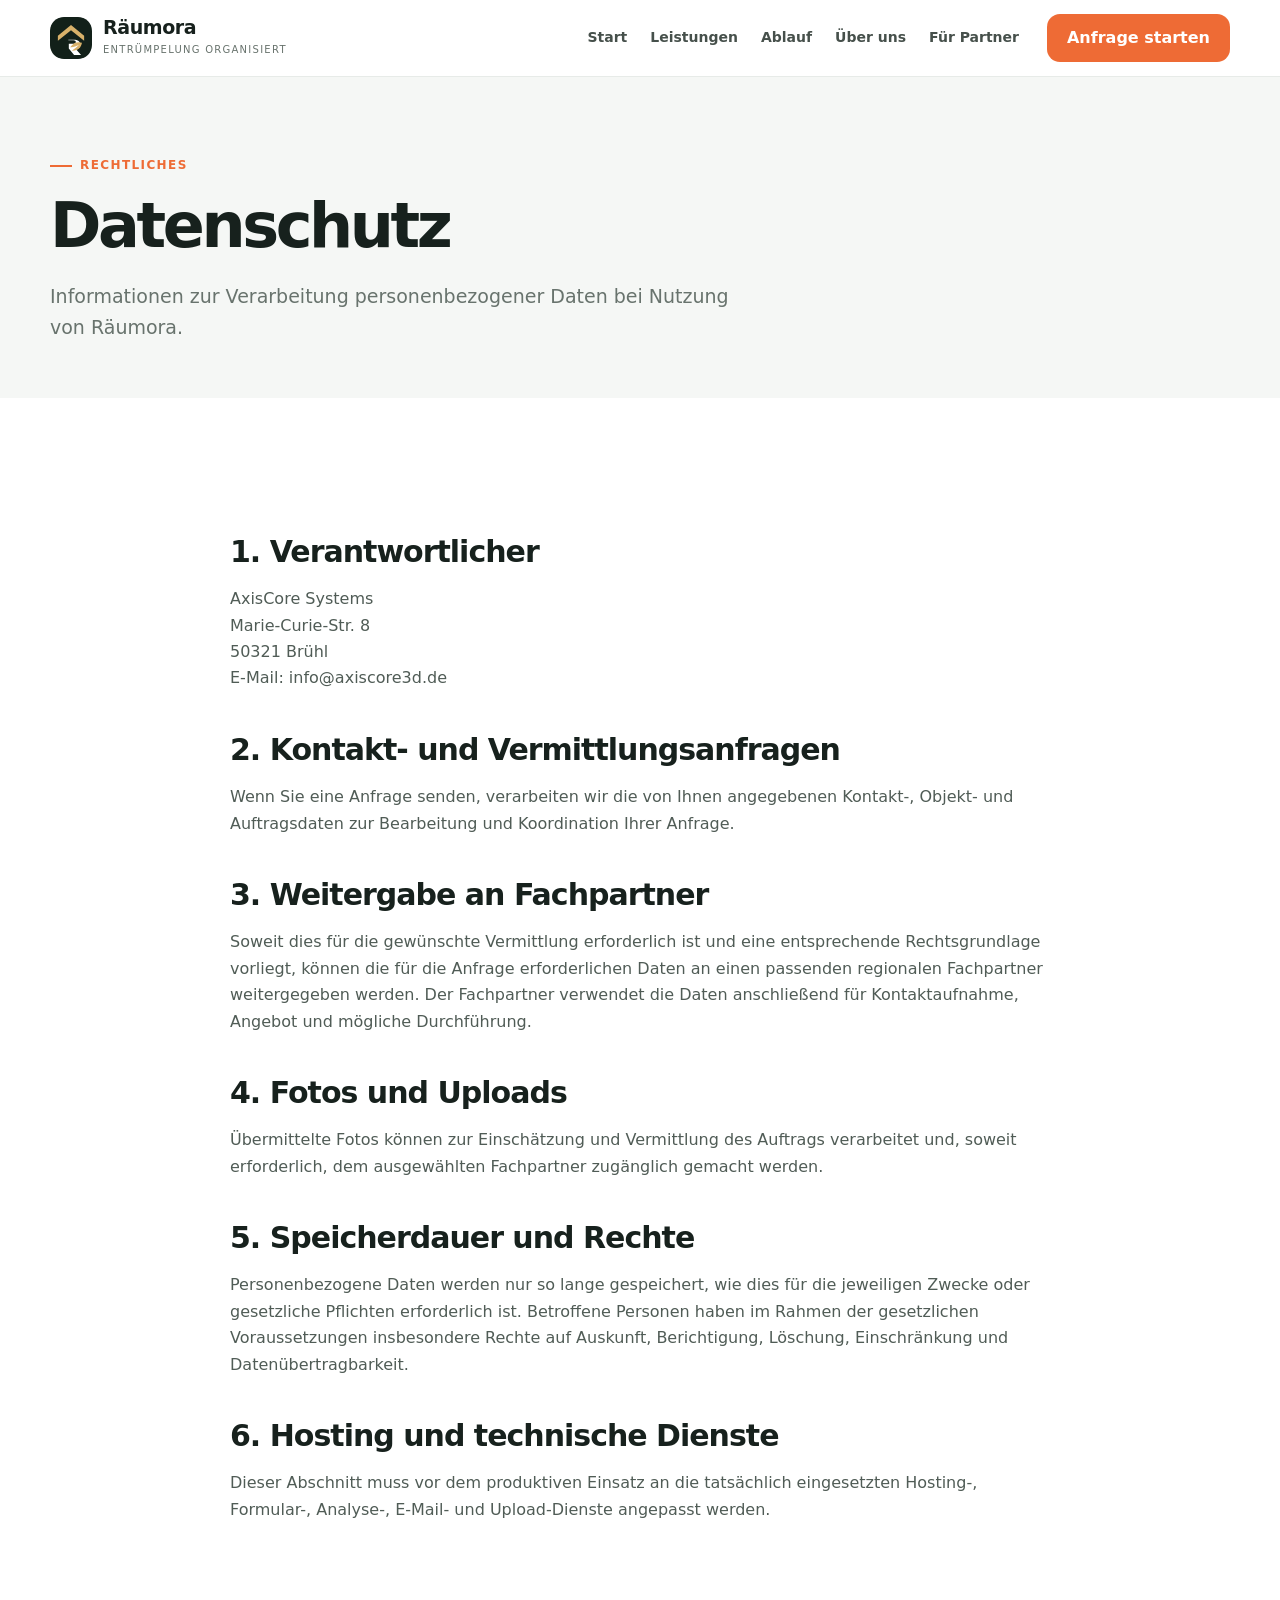
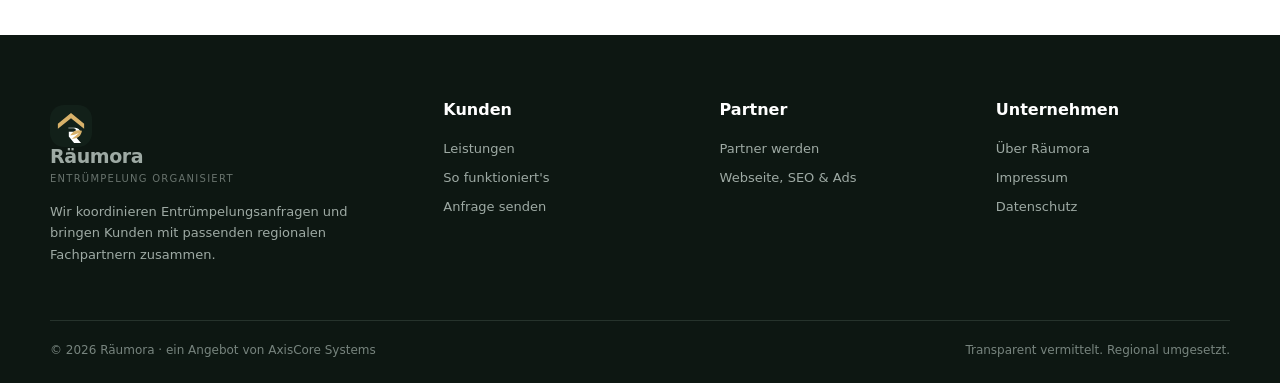
<file: datenschutz.html>
<!doctype html><html lang="de"><head><meta charset="utf-8"><meta name="viewport" content="width=device-width,initial-scale=1">
<title>Datenschutz | Räumora</title><link rel="icon" href="assets/favicon.svg" type="image/svg+xml"><link rel="icon" href="assets/favicon-32.png" sizes="32x32" type="image/png"><link rel="apple-touch-icon" href="assets/apple-touch-icon.png"><meta name="description" content="Räumora organisiert Entrümpelungsanfragen und vermittelt passende regionale Fachpartner."><link rel="stylesheet" href="assets/style.css"></head><body><header class="site-header"><div class="wrap nav">
<a class="brand" href="index.html"><span class="brandmark"><img src="assets/logo.svg" alt="" width="42" height="42"></span><span class="brandtext"><strong>Räumora</strong><small>ENTRÜMPELUNG ORGANISIERT</small></span></a>
<nav class="links"><a href="index.html">Start</a><a href="leistungen.html">Leistungen</a><a href="ablauf.html">Ablauf</a><a href="ueber-uns.html">Über uns</a><a href="b2b.html">Für Partner</a></nav>
<a class="btn" href="anfrage.html">Anfrage starten</a><button class="menu" aria-label="Menü">☰</button>
</div></header><main><section class="pagehero"><div class="wrap"><div class="kicker">Rechtliches</div><h1>Datenschutz</h1><p class="lead">Informationen zur Verarbeitung personenbezogener Daten bei Nutzung von Räumora.</p></div></section><section class="section"><div class="wrap prose"><h2>1. Verantwortlicher</h2><p>AxisCore Systems<br>Marie-Curie-Str. 8<br>50321 Brühl<br>E-Mail: info@axiscore3d.de</p><h2>2. Kontakt- und Vermittlungsanfragen</h2><p>Wenn Sie eine Anfrage senden, verarbeiten wir die von Ihnen angegebenen Kontakt-, Objekt- und Auftragsdaten zur Bearbeitung und Koordination Ihrer Anfrage.</p><h2>3. Weitergabe an Fachpartner</h2><p>Soweit dies für die gewünschte Vermittlung erforderlich ist und eine entsprechende Rechtsgrundlage vorliegt, können die für die Anfrage erforderlichen Daten an einen passenden regionalen Fachpartner weitergegeben werden. Der Fachpartner verwendet die Daten anschließend für Kontaktaufnahme, Angebot und mögliche Durchführung.</p><h2>4. Fotos und Uploads</h2><p>Übermittelte Fotos können zur Einschätzung und Vermittlung des Auftrags verarbeitet und, soweit erforderlich, dem ausgewählten Fachpartner zugänglich gemacht werden.</p><h2>5. Speicherdauer und Rechte</h2><p>Personenbezogene Daten werden nur so lange gespeichert, wie dies für die jeweiligen Zwecke oder gesetzliche Pflichten erforderlich ist. Betroffene Personen haben im Rahmen der gesetzlichen Voraussetzungen insbesondere Rechte auf Auskunft, Berichtigung, Löschung, Einschränkung und Datenübertragbarkeit.</p><h2>6. Hosting und technische Dienste</h2><p>Dieser Abschnitt muss vor dem produktiven Einsatz an die tatsächlich eingesetzten Hosting-, Formular-, Analyse-, E-Mail- und Upload-Dienste angepasst werden.</p></div></section></main><footer><div class="wrap"><div class="footgrid">
<div><a class="brand" href="index.html"><span class="brandmark"><img src="assets/logo.svg" alt="" width="42" height="42"></span><span class="brandtext"><strong>Räumora</strong><small>ENTRÜMPELUNG ORGANISIERT</small></span></a><p>Wir koordinieren Entrümpelungsanfragen und bringen Kunden mit passenden regionalen Fachpartnern zusammen.</p></div>
<div><h4>Kunden</h4><a href="leistungen.html">Leistungen</a><a href="ablauf.html">So funktioniert's</a><a href="anfrage.html">Anfrage senden</a></div>
<div><h4>Partner</h4><a href="b2b.html">Partner werden</a><a href="b2b.html#marketing">Webseite, SEO & Ads</a></div>
<div><h4>Unternehmen</h4><a href="ueber-uns.html">Über Räumora</a><a href="impressum.html">Impressum</a><a href="datenschutz.html">Datenschutz</a></div>
</div><div class="legal"><span>© 2026 Räumora · ein Angebot von AxisCore Systems</span><span>Transparent vermittelt. Regional umgesetzt.</span></div></div></footer><script src="assets/main.js"></script></body></html>
</file>
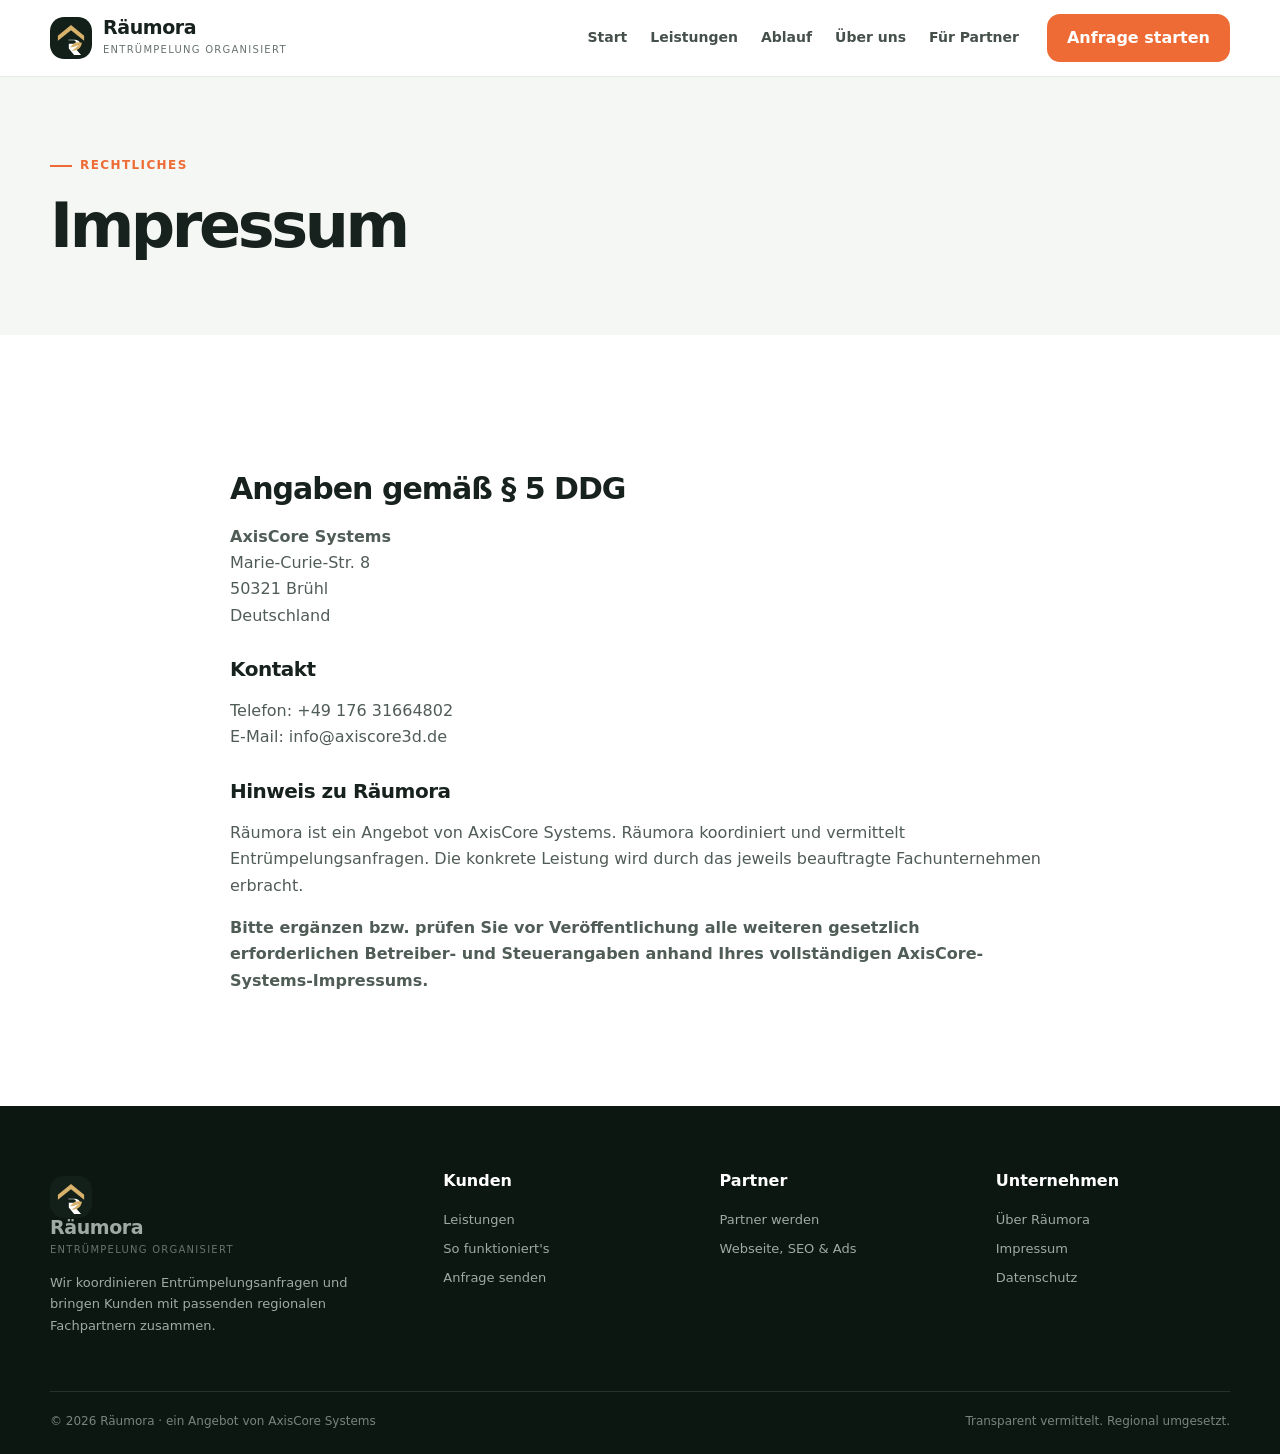
<file: impressum.html>
<!doctype html><html lang="de"><head><meta charset="utf-8"><meta name="viewport" content="width=device-width,initial-scale=1">
<title>Impressum | Räumora</title><link rel="icon" href="assets/favicon.svg" type="image/svg+xml"><link rel="icon" href="assets/favicon-32.png" sizes="32x32" type="image/png"><link rel="apple-touch-icon" href="assets/apple-touch-icon.png"><meta name="description" content="Räumora organisiert Entrümpelungsanfragen und vermittelt passende regionale Fachpartner."><link rel="stylesheet" href="assets/style.css"></head><body><header class="site-header"><div class="wrap nav">
<a class="brand" href="index.html"><span class="brandmark"><img src="assets/logo.svg" alt="" width="42" height="42"></span><span class="brandtext"><strong>Räumora</strong><small>ENTRÜMPELUNG ORGANISIERT</small></span></a>
<nav class="links"><a href="index.html">Start</a><a href="leistungen.html">Leistungen</a><a href="ablauf.html">Ablauf</a><a href="ueber-uns.html">Über uns</a><a href="b2b.html">Für Partner</a></nav>
<a class="btn" href="anfrage.html">Anfrage starten</a><button class="menu" aria-label="Menü">☰</button>
</div></header><main><section class="pagehero"><div class="wrap"><div class="kicker">Rechtliches</div><h1>Impressum</h1></div></section><section class="section"><div class="wrap prose"><h2>Angaben gemäß § 5 DDG</h2><p><strong>AxisCore Systems</strong><br>Marie-Curie-Str. 8<br>50321 Brühl<br>Deutschland</p><h3>Kontakt</h3><p>Telefon: +49 176 31664802<br>E-Mail: info@axiscore3d.de</p><h3>Hinweis zu Räumora</h3><p>Räumora ist ein Angebot von AxisCore Systems. Räumora koordiniert und vermittelt Entrümpelungsanfragen. Die konkrete Leistung wird durch das jeweils beauftragte Fachunternehmen erbracht.</p><p><strong>Bitte ergänzen bzw. prüfen Sie vor Veröffentlichung alle weiteren gesetzlich erforderlichen Betreiber- und Steuerangaben anhand Ihres vollständigen AxisCore-Systems-Impressums.</strong></p></div></section></main><footer><div class="wrap"><div class="footgrid">
<div><a class="brand" href="index.html"><span class="brandmark"><img src="assets/logo.svg" alt="" width="42" height="42"></span><span class="brandtext"><strong>Räumora</strong><small>ENTRÜMPELUNG ORGANISIERT</small></span></a><p>Wir koordinieren Entrümpelungsanfragen und bringen Kunden mit passenden regionalen Fachpartnern zusammen.</p></div>
<div><h4>Kunden</h4><a href="leistungen.html">Leistungen</a><a href="ablauf.html">So funktioniert's</a><a href="anfrage.html">Anfrage senden</a></div>
<div><h4>Partner</h4><a href="b2b.html">Partner werden</a><a href="b2b.html#marketing">Webseite, SEO & Ads</a></div>
<div><h4>Unternehmen</h4><a href="ueber-uns.html">Über Räumora</a><a href="impressum.html">Impressum</a><a href="datenschutz.html">Datenschutz</a></div>
</div><div class="legal"><span>© 2026 Räumora · ein Angebot von AxisCore Systems</span><span>Transparent vermittelt. Regional umgesetzt.</span></div></div></footer><script src="assets/main.js"></script></body></html>
</file>
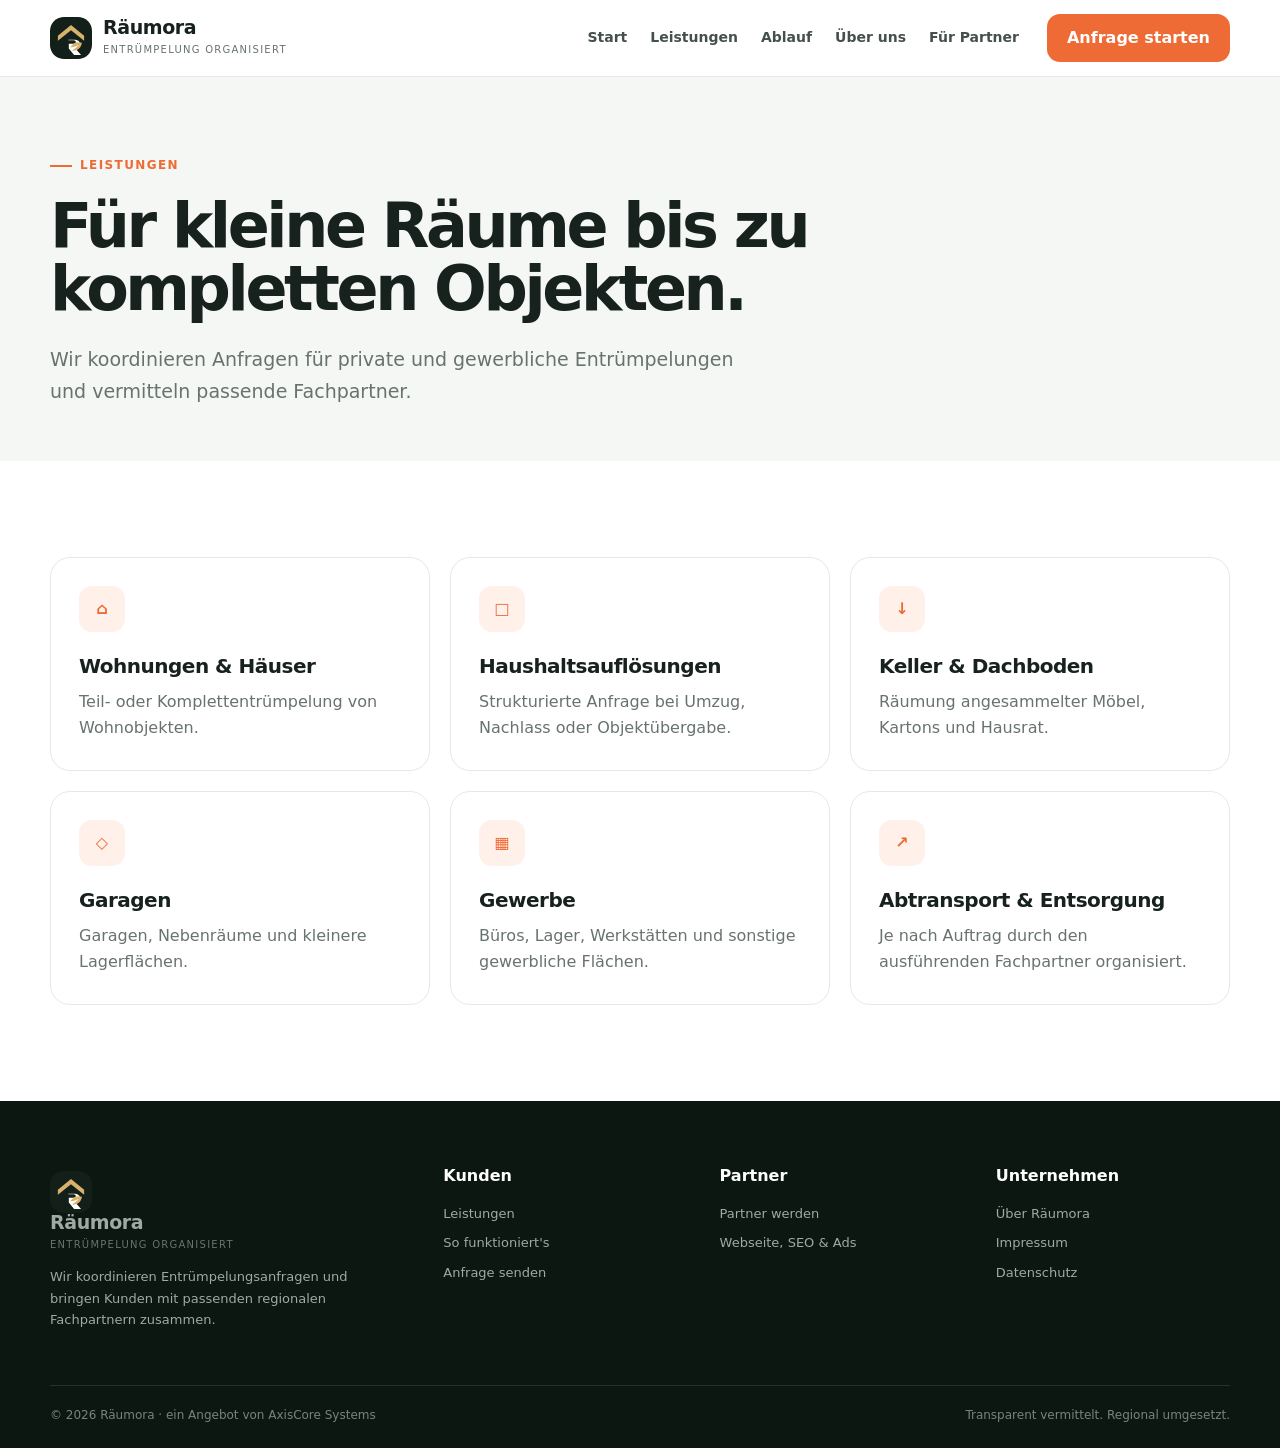
<file: leistungen.html>
<!doctype html><html lang="de"><head><meta charset="utf-8"><meta name="viewport" content="width=device-width,initial-scale=1">
<title>Leistungen | Räumora</title><link rel="icon" href="assets/favicon.svg" type="image/svg+xml"><link rel="icon" href="assets/favicon-32.png" sizes="32x32" type="image/png"><link rel="apple-touch-icon" href="assets/apple-touch-icon.png"><meta name="description" content="Räumora organisiert Entrümpelungsanfragen und vermittelt passende regionale Fachpartner."><link rel="stylesheet" href="assets/style.css"></head><body><header class="site-header"><div class="wrap nav">
<a class="brand" href="index.html"><span class="brandmark"><img src="assets/logo.svg" alt="" width="42" height="42"></span><span class="brandtext"><strong>Räumora</strong><small>ENTRÜMPELUNG ORGANISIERT</small></span></a>
<nav class="links"><a href="index.html">Start</a><a href="leistungen.html">Leistungen</a><a href="ablauf.html">Ablauf</a><a href="ueber-uns.html">Über uns</a><a href="b2b.html">Für Partner</a></nav>
<a class="btn" href="anfrage.html">Anfrage starten</a><button class="menu" aria-label="Menü">☰</button>
</div></header><main><section class="pagehero"><div class="wrap"><div class="kicker">Leistungen</div><h1>Für kleine Räume bis zu kompletten Objekten.</h1><p class="lead">Wir koordinieren Anfragen für private und gewerbliche Entrümpelungen und vermitteln passende Fachpartner.</p></div></section>
<section class="section"><div class="wrap"><div class="cards"><article class="card"><div class="icon">⌂</div><h3>Wohnungen & Häuser</h3><p>Teil- oder Komplettentrümpelung von Wohnobjekten.</p></article><article class="card"><div class="icon">□</div><h3>Haushaltsauflösungen</h3><p>Strukturierte Anfrage bei Umzug, Nachlass oder Objektübergabe.</p></article><article class="card"><div class="icon">↓</div><h3>Keller & Dachboden</h3><p>Räumung angesammelter Möbel, Kartons und Hausrat.</p></article><article class="card"><div class="icon">◇</div><h3>Garagen</h3><p>Garagen, Nebenräume und kleinere Lagerflächen.</p></article><article class="card"><div class="icon">▦</div><h3>Gewerbe</h3><p>Büros, Lager, Werkstätten und sonstige gewerbliche Flächen.</p></article><article class="card"><div class="icon">↗</div><h3>Abtransport & Entsorgung</h3><p>Je nach Auftrag durch den ausführenden Fachpartner organisiert.</p></article></div></div></section></main><footer><div class="wrap"><div class="footgrid">
<div><a class="brand" href="index.html"><span class="brandmark"><img src="assets/logo.svg" alt="" width="42" height="42"></span><span class="brandtext"><strong>Räumora</strong><small>ENTRÜMPELUNG ORGANISIERT</small></span></a><p>Wir koordinieren Entrümpelungsanfragen und bringen Kunden mit passenden regionalen Fachpartnern zusammen.</p></div>
<div><h4>Kunden</h4><a href="leistungen.html">Leistungen</a><a href="ablauf.html">So funktioniert's</a><a href="anfrage.html">Anfrage senden</a></div>
<div><h4>Partner</h4><a href="b2b.html">Partner werden</a><a href="b2b.html#marketing">Webseite, SEO & Ads</a></div>
<div><h4>Unternehmen</h4><a href="ueber-uns.html">Über Räumora</a><a href="impressum.html">Impressum</a><a href="datenschutz.html">Datenschutz</a></div>
</div><div class="legal"><span>© 2026 Räumora · ein Angebot von AxisCore Systems</span><span>Transparent vermittelt. Regional umgesetzt.</span></div></div></footer><script src="assets/main.js"></script></body></html>
</file>
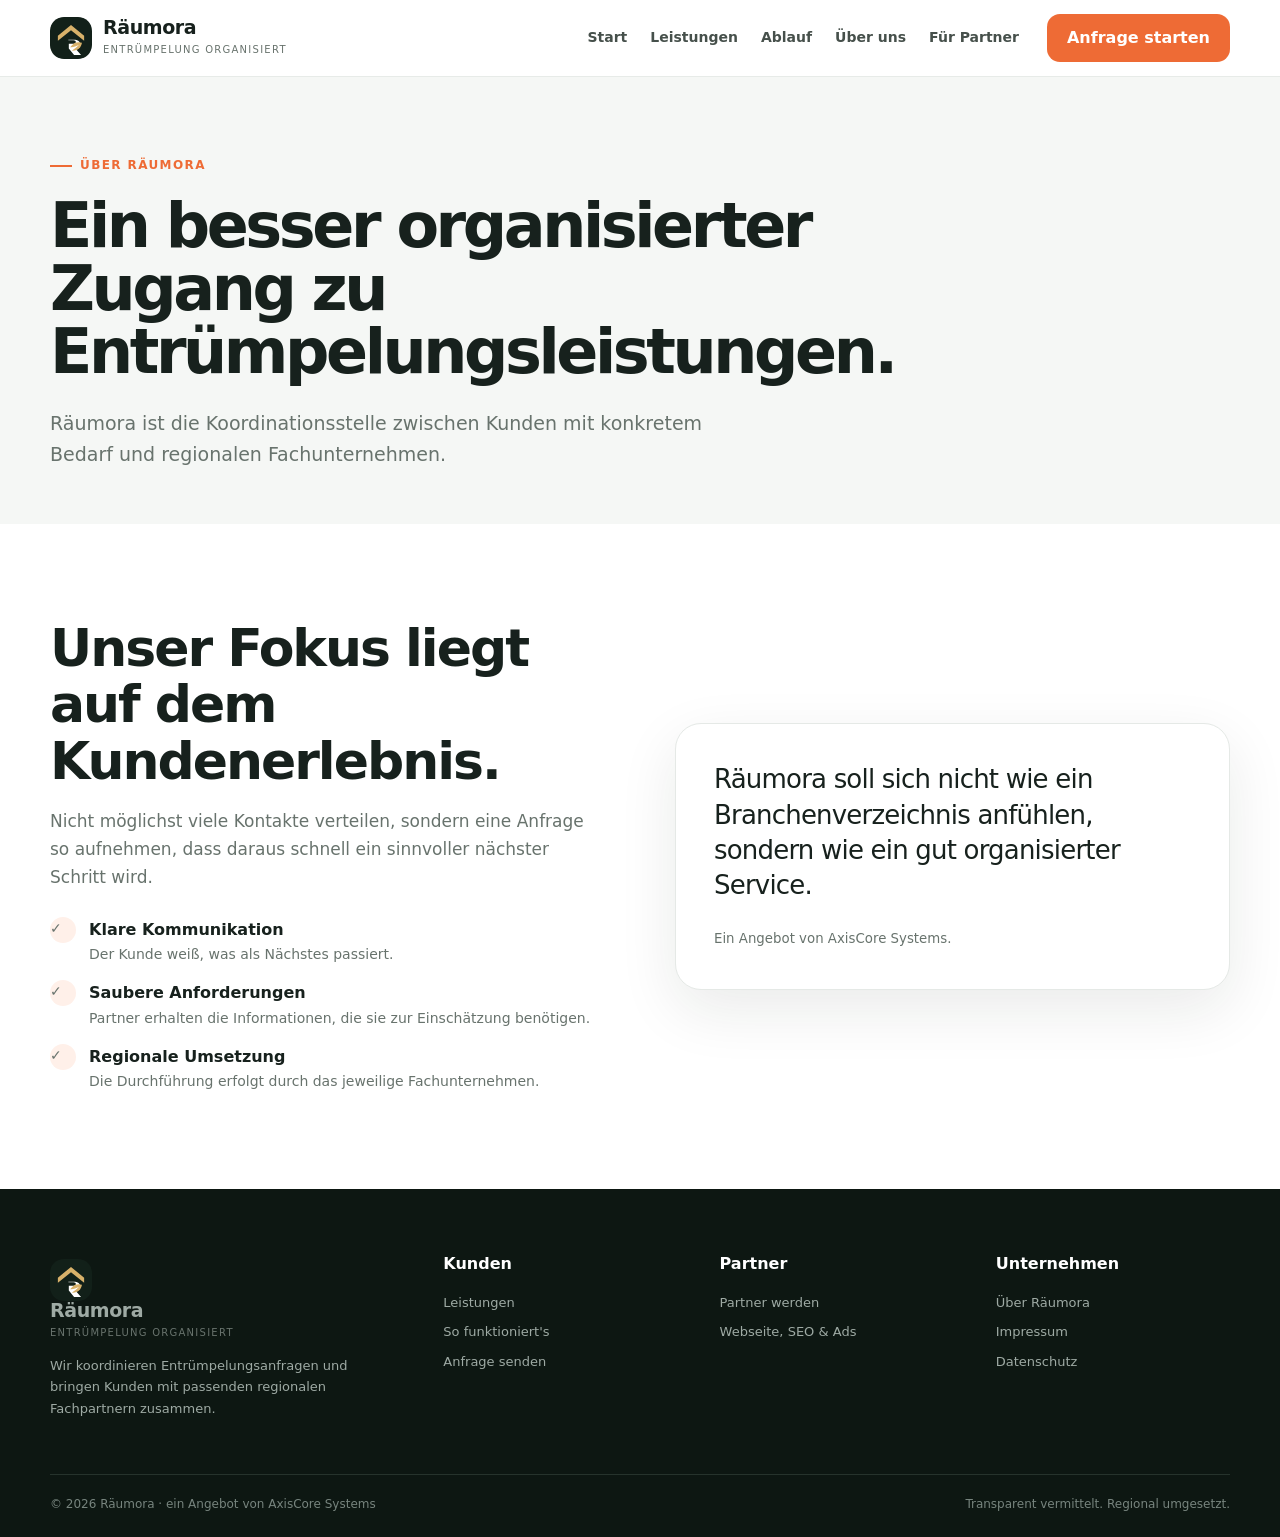
<file: ueber-uns.html>
<!doctype html><html lang="de"><head><meta charset="utf-8"><meta name="viewport" content="width=device-width,initial-scale=1">
<title>Über Räumora</title><link rel="icon" href="assets/favicon.svg" type="image/svg+xml"><link rel="icon" href="assets/favicon-32.png" sizes="32x32" type="image/png"><link rel="apple-touch-icon" href="assets/apple-touch-icon.png"><meta name="description" content="Räumora organisiert Entrümpelungsanfragen und vermittelt passende regionale Fachpartner."><link rel="stylesheet" href="assets/style.css"></head><body><header class="site-header"><div class="wrap nav">
<a class="brand" href="index.html"><span class="brandmark"><img src="assets/logo.svg" alt="" width="42" height="42"></span><span class="brandtext"><strong>Räumora</strong><small>ENTRÜMPELUNG ORGANISIERT</small></span></a>
<nav class="links"><a href="index.html">Start</a><a href="leistungen.html">Leistungen</a><a href="ablauf.html">Ablauf</a><a href="ueber-uns.html">Über uns</a><a href="b2b.html">Für Partner</a></nav>
<a class="btn" href="anfrage.html">Anfrage starten</a><button class="menu" aria-label="Menü">☰</button>
</div></header><main><section class="pagehero"><div class="wrap"><div class="kicker">Über Räumora</div><h1>Ein besser organisierter Zugang zu Entrümpelungsleistungen.</h1><p class="lead">Räumora ist die Koordinationsstelle zwischen Kunden mit konkretem Bedarf und regionalen Fachunternehmen.</p></div></section>
<section class="section"><div class="wrap split"><div><h2>Unser Fokus liegt auf dem Kundenerlebnis.</h2><p class="sub">Nicht möglichst viele Kontakte verteilen, sondern eine Anfrage so aufnehmen, dass daraus schnell ein sinnvoller nächster Schritt wird.</p><div class="points"><div class="point"><span class="check">✓</span><div><strong>Klare Kommunikation</strong><span>Der Kunde weiß, was als Nächstes passiert.</span></div></div><div class="point"><span class="check">✓</span><div><strong>Saubere Anforderungen</strong><span>Partner erhalten die Informationen, die sie zur Einschätzung benötigen.</span></div></div><div class="point"><span class="check">✓</span><div><strong>Regionale Umsetzung</strong><span>Die Durchführung erfolgt durch das jeweilige Fachunternehmen.</span></div></div></div></div><div class="quote"><blockquote>Räumora soll sich nicht wie ein Branchenverzeichnis anfühlen, sondern wie ein gut organisierter Service.</blockquote><small>Ein Angebot von AxisCore Systems.</small></div></div></section></main><footer><div class="wrap"><div class="footgrid">
<div><a class="brand" href="index.html"><span class="brandmark"><img src="assets/logo.svg" alt="" width="42" height="42"></span><span class="brandtext"><strong>Räumora</strong><small>ENTRÜMPELUNG ORGANISIERT</small></span></a><p>Wir koordinieren Entrümpelungsanfragen und bringen Kunden mit passenden regionalen Fachpartnern zusammen.</p></div>
<div><h4>Kunden</h4><a href="leistungen.html">Leistungen</a><a href="ablauf.html">So funktioniert's</a><a href="anfrage.html">Anfrage senden</a></div>
<div><h4>Partner</h4><a href="b2b.html">Partner werden</a><a href="b2b.html#marketing">Webseite, SEO & Ads</a></div>
<div><h4>Unternehmen</h4><a href="ueber-uns.html">Über Räumora</a><a href="impressum.html">Impressum</a><a href="datenschutz.html">Datenschutz</a></div>
</div><div class="legal"><span>© 2026 Räumora · ein Angebot von AxisCore Systems</span><span>Transparent vermittelt. Regional umgesetzt.</span></div></div></footer><script src="assets/main.js"></script></body></html>
</file>
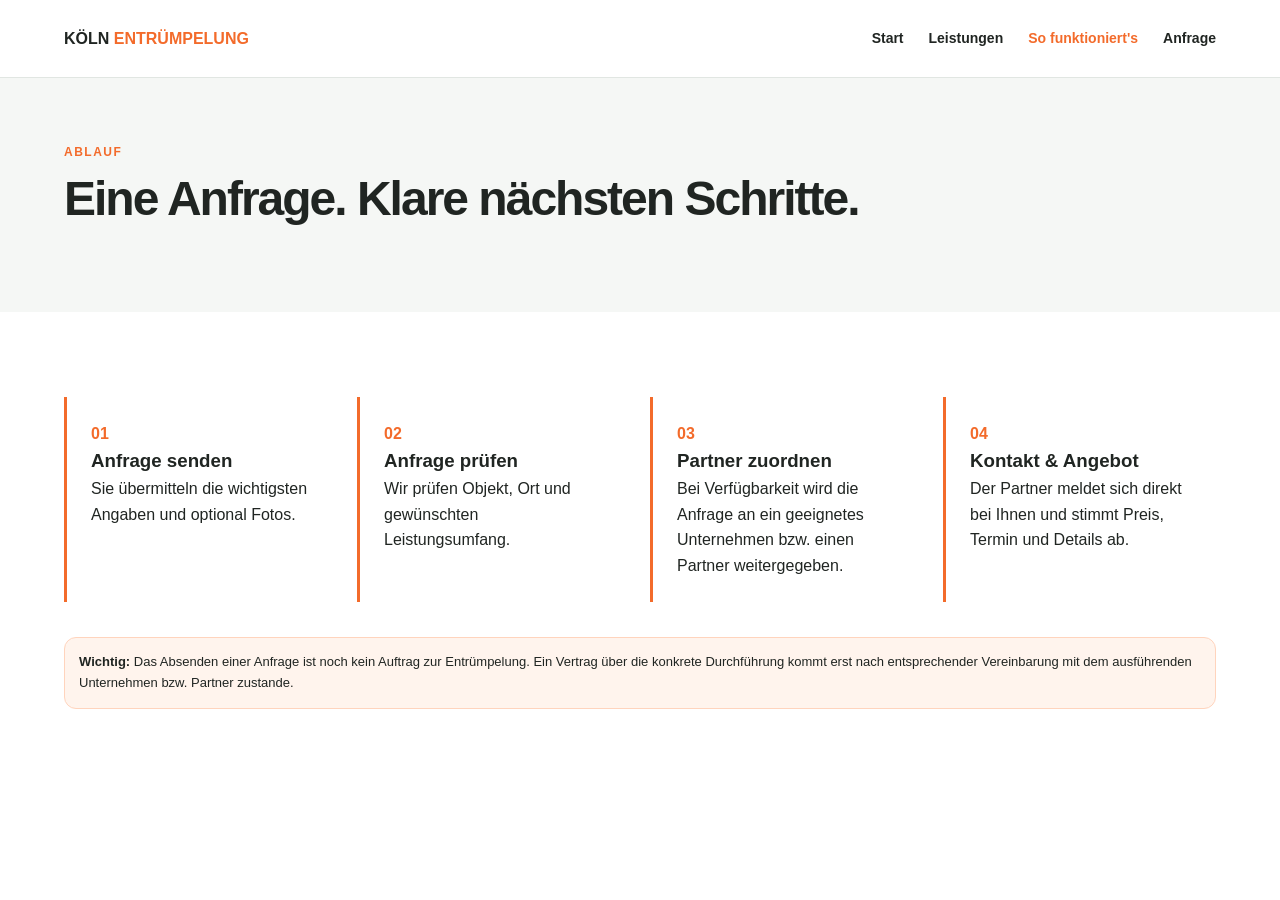
<file: entruempelung-koeln/ablauf.html>
<!doctype html><html lang="de"><head><meta charset="utf-8"><meta name="viewport" content="width=device-width,initial-scale=1"><title>So funktioniert die Vermittlung | Entrümpelung Köln</title><link rel="stylesheet" href="css/style.css"></head><body><header class="header"><div class="container nav"><a class="logo" href="index.html">KÖLN <span>ENTRÜMPELUNG</span></a><button class="menu" id="menu">☰</button><nav id="nav"><a href="index.html">Start</a><a href="leistungen.html">Leistungen</a><a class="active" href="ablauf.html">So funktioniert's</a><a href="anfrage.html">Anfrage</a></nav></div></header><section class="page-hero"><div class="container"><div class="eyebrow">ABLAUF</div><h1>Eine Anfrage. Klare nächsten Schritte.</h1></div></section><section class="section"><div class="container"><div class="steps"><div class="step"><strong>01</strong><h3>Anfrage senden</h3><p>Sie übermitteln die wichtigsten Angaben und optional Fotos.</p></div><div class="step"><strong>02</strong><h3>Anfrage prüfen</h3><p>Wir prüfen Objekt, Ort und gewünschten Leistungsumfang.</p></div><div class="step"><strong>03</strong><h3>Partner zuordnen</h3><p>Bei Verfügbarkeit wird die Anfrage an ein geeignetes Unternehmen bzw. einen Partner weitergegeben.</p></div><div class="step"><strong>04</strong><h3>Kontakt & Angebot</h3><p>Der Partner meldet sich direkt bei Ihnen und stimmt Preis, Termin und Details ab.</p></div></div><div class="notice" style="margin-top:35px"><strong>Wichtig:</strong> Das Absenden einer Anfrage ist noch kein Auftrag zur Entrümpelung. Ein Vertrag über die konkrete Durchführung kommt erst nach entsprechender Vereinbarung mit dem ausführenden Unternehmen bzw. Partner zustande.</div></div></section><script src="js/main.js"></script></body></html>
</file>
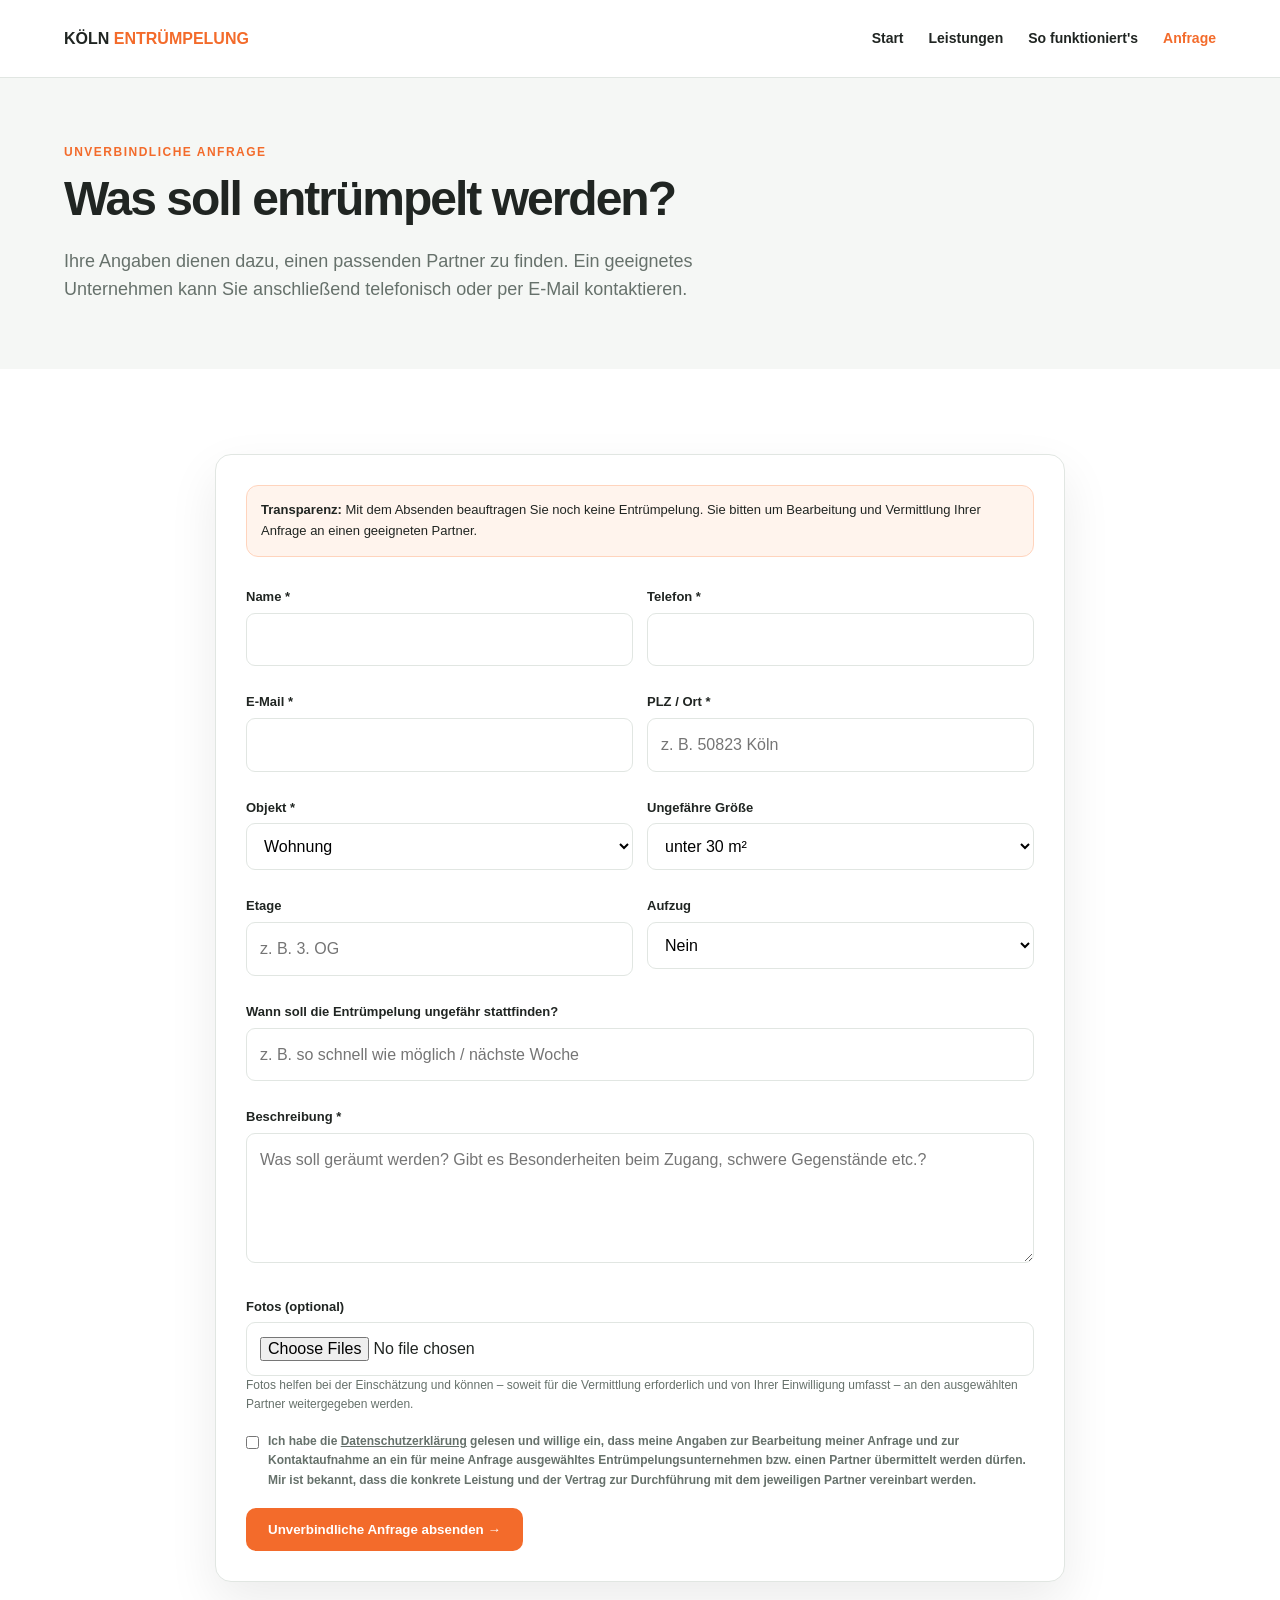
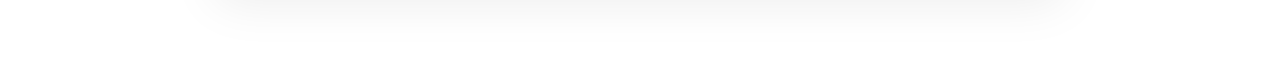
<file: entruempelung-koeln/anfrage.html>
<!doctype html><html lang="de"><head><meta charset="utf-8"><meta name="viewport" content="width=device-width,initial-scale=1"><title>Entrümpelung in Köln anfragen</title><link rel="stylesheet" href="css/style.css"></head><body><header class="header"><div class="container nav"><a class="logo" href="index.html">KÖLN <span>ENTRÜMPELUNG</span></a><button class="menu" id="menu">☰</button><nav id="nav"><a href="index.html">Start</a><a href="leistungen.html">Leistungen</a><a href="ablauf.html">So funktioniert's</a><a class="active" href="anfrage.html">Anfrage</a></nav></div></header><section class="page-hero"><div class="container"><div class="eyebrow">UNVERBINDLICHE ANFRAGE</div><h1>Was soll entrümpelt werden?</h1><p class="lead">Ihre Angaben dienen dazu, einen passenden Partner zu finden. Ein geeignetes Unternehmen kann Sie anschließend telefonisch oder per E-Mail kontaktieren.</p></div></section><section class="section"><div class="container" style="max-width:850px"><form class="card" id="requestForm" enctype="multipart/form-data"><div class="notice"><strong>Transparenz:</strong> Mit dem Absenden beauftragen Sie noch keine Entrümpelung. Sie bitten um Bearbeitung und Vermittlung Ihrer Anfrage an einen geeigneten Partner.</div><div class="form-grid"><div><label>Name *</label><input name="name" required></div><div><label>Telefon *</label><input name="telefon" type="tel" required></div><div><label>E-Mail *</label><input name="email" type="email" required></div><div><label>PLZ / Ort *</label><input name="ort" required placeholder="z. B. 50823 Köln"></div><div><label>Objekt *</label><select name="objekt" required><option>Wohnung</option><option>Haus</option><option>Keller</option><option>Dachboden</option><option>Garage</option><option>Gewerbe</option><option>Sonstiges</option></select></div><div><label>Ungefähre Größe</label><select name="groesse"><option>unter 30 m²</option><option>30–60 m²</option><option>60–100 m²</option><option>100–150 m²</option><option>über 150 m²</option></select></div><div><label>Etage</label><input name="etage" placeholder="z. B. 3. OG"></div><div><label>Aufzug</label><select name="aufzug"><option>Nein</option><option>Ja</option><option>Unbekannt</option></select></div><div class="full"><label>Wann soll die Entrümpelung ungefähr stattfinden?</label><input name="termin" placeholder="z. B. so schnell wie möglich / nächste Woche"></div><div class="full"><label>Beschreibung *</label><textarea name="beschreibung" required placeholder="Was soll geräumt werden? Gibt es Besonderheiten beim Zugang, schwere Gegenstände etc.?"></textarea></div><div class="full"><label>Fotos (optional)</label><input type="file" name="bilder" accept="image/*" multiple><div class="small">Fotos helfen bei der Einschätzung und können – soweit für die Vermittlung erforderlich und von Ihrer Einwilligung umfasst – an den ausgewählten Partner weitergegeben werden.</div></div></div><label class="consent"><input type="checkbox" required><span>Ich habe die <a href="datenschutz.html"><u>Datenschutzerklärung</u></a> gelesen und willige ein, dass meine Angaben zur Bearbeitung meiner Anfrage und zur Kontaktaufnahme an ein für meine Anfrage ausgewähltes Entrümpelungsunternehmen bzw. einen Partner übermittelt werden dürfen. Mir ist bekannt, dass die konkrete Leistung und der Vertrag zur Durchführung mit dem jeweiligen Partner vereinbart werden.</span></label><button class="btn" type="submit">Unverbindliche Anfrage absenden →</button><div id="status" class="status"></div></form></div></section><script src="js/main.js"></script></body></html>
</file>
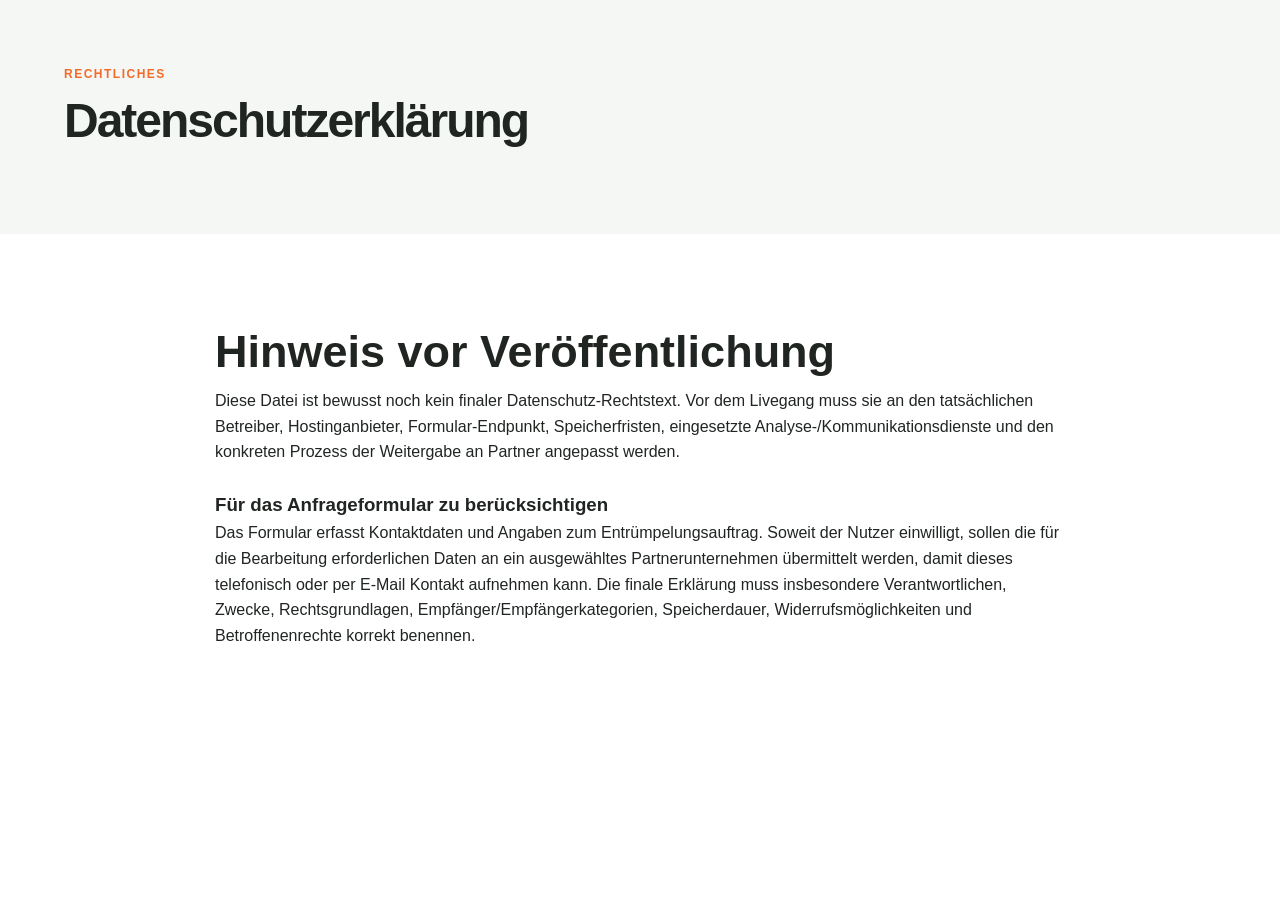
<file: entruempelung-koeln/datenschutz.html>
<!doctype html><html lang="de"><head><meta charset="utf-8"><meta name="viewport" content="width=device-width,initial-scale=1"><title>Datenschutz</title><link rel="stylesheet" href="css/style.css"></head><body><section class="page-hero"><div class="container"><div class="eyebrow">RECHTLICHES</div><h1>Datenschutzerklärung</h1></div></section><section class="section"><div class="container" style="max-width:850px"><h2>Hinweis vor Veröffentlichung</h2><p>Diese Datei ist bewusst noch kein finaler Datenschutz-Rechtstext. Vor dem Livegang muss sie an den tatsächlichen Betreiber, Hostinganbieter, Formular-Endpunkt, Speicherfristen, eingesetzte Analyse-/Kommunikationsdienste und den konkreten Prozess der Weitergabe an Partner angepasst werden.</p><br><h3>Für das Anfrageformular zu berücksichtigen</h3><p>Das Formular erfasst Kontaktdaten und Angaben zum Entrümpelungsauftrag. Soweit der Nutzer einwilligt, sollen die für die Bearbeitung erforderlichen Daten an ein ausgewähltes Partnerunternehmen übermittelt werden, damit dieses telefonisch oder per E-Mail Kontakt aufnehmen kann. Die finale Erklärung muss insbesondere Verantwortlichen, Zwecke, Rechtsgrundlagen, Empfänger/Empfängerkategorien, Speicherdauer, Widerrufsmöglichkeiten und Betroffenenrechte korrekt benennen.</p></div></section></body></html>
</file>
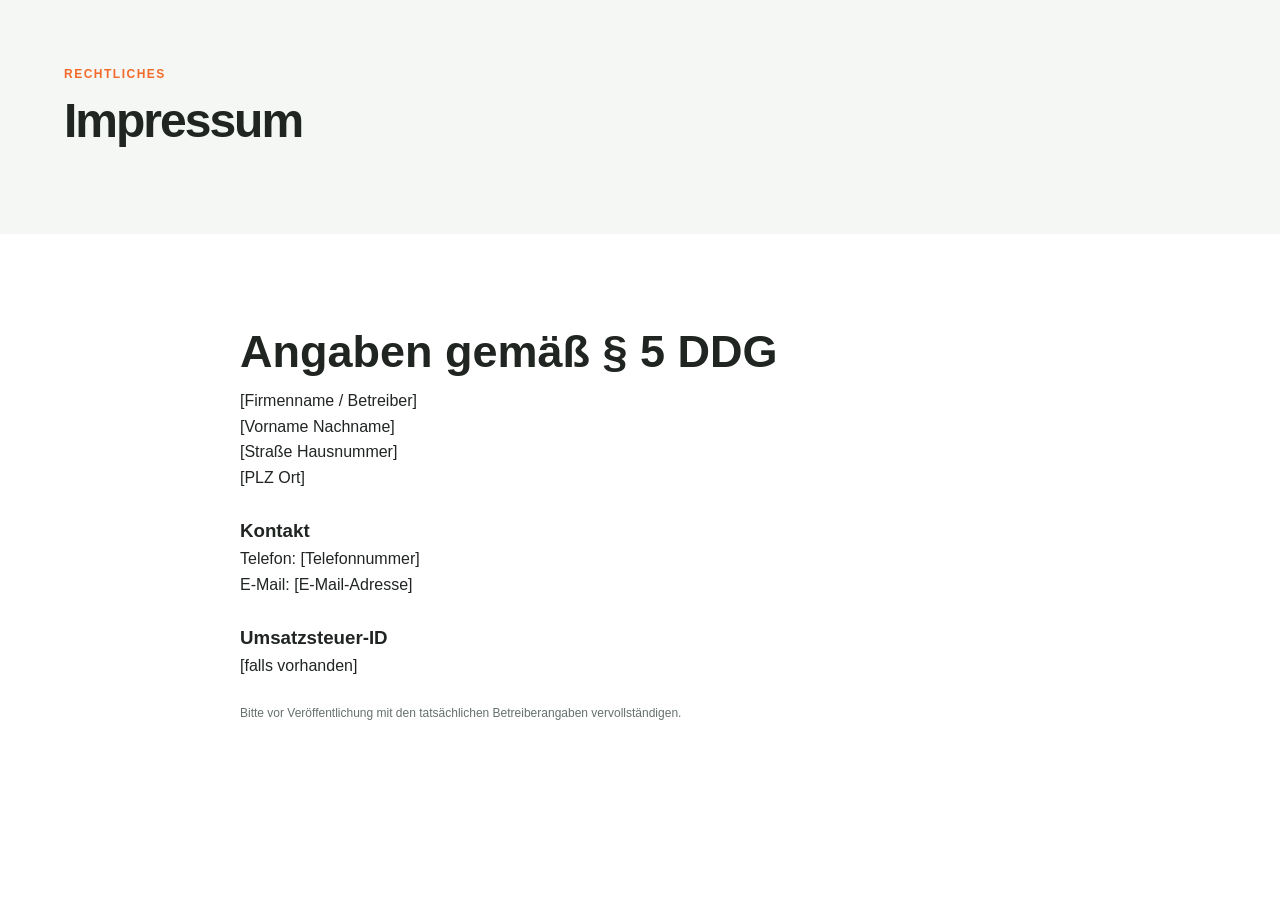
<file: entruempelung-koeln/impressum.html>
<!doctype html><html lang="de"><head><meta charset="utf-8"><meta name="viewport" content="width=device-width,initial-scale=1"><title>Impressum</title><link rel="stylesheet" href="css/style.css"></head><body><section class="page-hero"><div class="container"><div class="eyebrow">RECHTLICHES</div><h1>Impressum</h1></div></section><section class="section"><div class="container" style="max-width:800px"><h2>Angaben gemäß § 5 DDG</h2><p>[Firmenname / Betreiber]<br>[Vorname Nachname]<br>[Straße Hausnummer]<br>[PLZ Ort]</p><br><h3>Kontakt</h3><p>Telefon: [Telefonnummer]<br>E-Mail: [E-Mail-Adresse]</p><br><h3>Umsatzsteuer-ID</h3><p>[falls vorhanden]</p><br><p class="small">Bitte vor Veröffentlichung mit den tatsächlichen Betreiberangaben vervollständigen.</p></div></section></body></html>
</file>
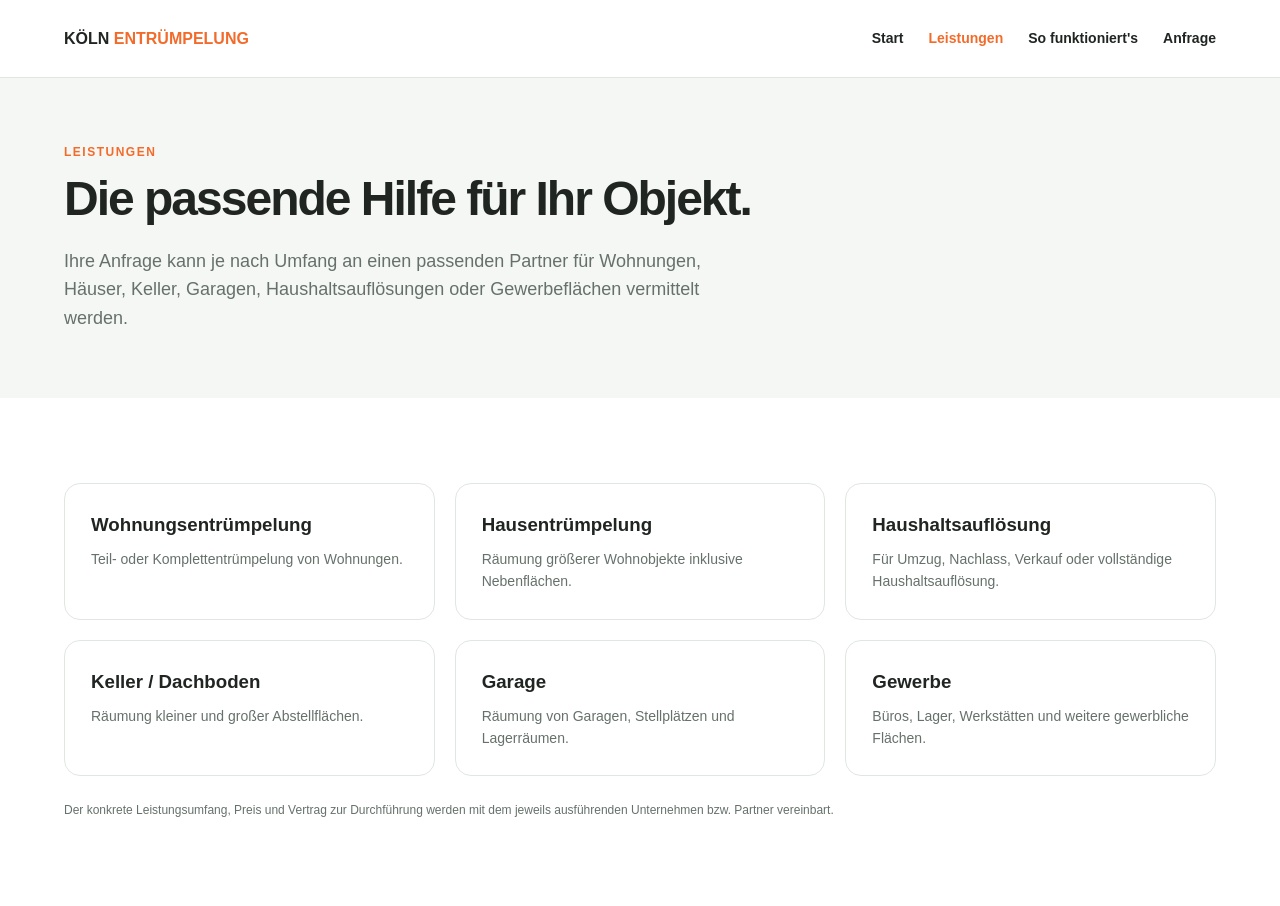
<file: entruempelung-koeln/leistungen.html>
<!doctype html><html lang="de"><head><meta charset="utf-8"><meta name="viewport" content="width=device-width,initial-scale=1"><title>Leistungen | Entrümpelung Köln</title><link rel="stylesheet" href="css/style.css"></head><body><header class="header"><div class="container nav"><a class="logo" href="index.html">KÖLN <span>ENTRÜMPELUNG</span></a><button class="menu" id="menu">☰</button><nav id="nav"><a href="index.html">Start</a><a class="active" href="leistungen.html">Leistungen</a><a href="ablauf.html">So funktioniert's</a><a href="anfrage.html">Anfrage</a></nav></div></header><section class="page-hero"><div class="container"><div class="eyebrow">LEISTUNGEN</div><h1>Die passende Hilfe für Ihr Objekt.</h1><p class="lead">Ihre Anfrage kann je nach Umfang an einen passenden Partner für Wohnungen, Häuser, Keller, Garagen, Haushaltsauflösungen oder Gewerbeflächen vermittelt werden.</p></div></section><section class="section"><div class="container"><div class="grid3"><div class="service"><h3>Wohnungsentrümpelung</h3><p>Teil- oder Komplettentrümpelung von Wohnungen.</p></div><div class="service"><h3>Hausentrümpelung</h3><p>Räumung größerer Wohnobjekte inklusive Nebenflächen.</p></div><div class="service"><h3>Haushaltsauflösung</h3><p>Für Umzug, Nachlass, Verkauf oder vollständige Haushaltsauflösung.</p></div><div class="service"><h3>Keller / Dachboden</h3><p>Räumung kleiner und großer Abstellflächen.</p></div><div class="service"><h3>Garage</h3><p>Räumung von Garagen, Stellplätzen und Lagerräumen.</p></div><div class="service"><h3>Gewerbe</h3><p>Büros, Lager, Werkstätten und weitere gewerbliche Flächen.</p></div></div><p class="small" style="margin-top:25px">Der konkrete Leistungsumfang, Preis und Vertrag zur Durchführung werden mit dem jeweils ausführenden Unternehmen bzw. Partner vereinbart.</p></div></section><script src="js/main.js"></script></body></html>
</file>
<file: assets/style.css>
:root{
  --ink:#17211d;--muted:#68736d;--line:#e5e9e6;--paper:#fff;--soft:#f5f7f5;
  --brand:#ee6b35;--brand2:#d95420;--dark:#122019;--radius:22px;--shadow:0 20px 60px rgba(18,32,25,.09)
}
*{box-sizing:border-box}
html{scroll-behavior:smooth}
body{margin:0;font-family:Inter,ui-sans-serif,system-ui,-apple-system,BlinkMacSystemFont,"Segoe UI",sans-serif;color:var(--ink);background:var(--paper);line-height:1.65}
a{color:inherit;text-decoration:none}
img{max-width:100%;display:block}
.wrap{width:min(1180px,calc(100% - 40px));margin:auto}
.site-header{position:sticky;top:0;z-index:50;background:rgba(255,255,255,.94);backdrop-filter:blur(16px);border-bottom:1px solid rgba(229,233,230,.9)}
.nav{height:76px;display:flex;align-items:center;gap:28px}
.brand{display:flex;align-items:center;gap:11px;min-width:max-content}
.brandmark{width:42px;height:42px;border-radius:14px;background:var(--dark);color:#fff;display:grid;place-items:center;font-weight:900;font-size:21px}
.brandtext strong{display:block;font-size:19px;letter-spacing:-.4px;line-height:1.05}.brandtext small{display:block;color:var(--muted);font-size:10px;letter-spacing:1.25px;margin-top:4px}
.links{display:flex;gap:23px;align-items:center;margin-left:auto}.links a{font-size:14px;font-weight:650;color:#46504b}.links a:hover,.links a.active{color:var(--brand)}
.btn{display:inline-flex;align-items:center;justify-content:center;gap:8px;min-height:48px;padding:0 20px;border-radius:13px;background:var(--brand);color:#fff;font-weight:800;border:0;cursor:pointer;transition:.2s}
.btn:hover{background:var(--brand2);transform:translateY(-1px)}.btn.ghost{background:#fff;color:var(--ink);border:1px solid var(--line)}.btn.dark{background:var(--dark)}
.menu{display:none;margin-left:auto;border:0;background:none;font-size:26px}
.hero{padding:92px 0 74px;background:linear-gradient(180deg,#fafbf9 0%,#fff 100%)}
.hero-grid{display:grid;grid-template-columns:1.1fr .9fr;gap:72px;align-items:center}
.kicker{display:inline-flex;align-items:center;gap:8px;font-size:12px;font-weight:850;letter-spacing:1.4px;text-transform:uppercase;color:var(--brand);margin-bottom:18px}
.kicker:before{content:"";width:22px;height:2px;background:var(--brand)}
h1,h2,h3,p{overflow-wrap:normal;word-break:normal;hyphens:none}
h1{font-size:clamp(46px,6vw,76px);line-height:1.02;letter-spacing:-3.4px;margin:0 0 24px;max-width:820px}
h2{font-size:clamp(34px,4.2vw,52px);line-height:1.08;letter-spacing:-2px;margin:0 0 18px}
h3{font-size:20px;line-height:1.25;letter-spacing:-.5px;margin:0 0 10px}
.lead{font-size:19px;color:var(--muted);max-width:700px;margin:0 0 30px}
.actions{display:flex;gap:12px;flex-wrap:wrap}
.micro{display:flex;gap:20px;flex-wrap:wrap;margin-top:28px;color:#4f5b55;font-size:13px;font-weight:700}.micro span{display:flex;gap:7px;align-items:center}.micro i{font-style:normal;color:var(--brand)}
.panel{background:#fff;border:1px solid var(--line);border-radius:26px;padding:30px;box-shadow:var(--shadow)}
.panel h3{font-size:26px;margin-bottom:7px}.panel>p{color:var(--muted);margin:0 0 22px}
.field{margin:0 0 16px}.field label{display:block;font-size:12px;font-weight:800;margin-bottom:7px}.field input,.field select,.field textarea{width:100%;border:1px solid #dfe5e1;border-radius:12px;padding:14px 15px;font:inherit;background:#fff;outline:none}.field textarea{min-height:140px;resize:vertical}.field input:focus,.field select:focus,.field textarea:focus{border-color:var(--brand);box-shadow:0 0 0 3px rgba(238,107,53,.11)}
.section{padding:96px 0}.section.soft{background:var(--soft)}.section.dark{background:var(--dark);color:#fff}.section.dark .sub{color:#b6c1bb}
.head{max-width:720px;margin-bottom:42px}.sub{color:var(--muted);font-size:17px;margin:0}
.cards{display:grid;grid-template-columns:repeat(3,1fr);gap:20px}.card{background:#fff;border:1px solid var(--line);border-radius:20px;padding:28px;min-width:0}.card p{color:var(--muted);margin:0}.icon{width:46px;height:46px;border-radius:13px;background:#fff0e9;color:var(--brand);display:grid;place-items:center;font-weight:900;margin-bottom:22px}
.process{display:grid;grid-template-columns:repeat(4,1fr);gap:14px}.process .item{padding:26px;border-radius:18px;background:rgba(255,255,255,.06);border:1px solid rgba(255,255,255,.11)}.num{font-size:12px;font-weight:900;color:#ff9a70;letter-spacing:1px;margin-bottom:32px}.process p{color:#b6c1bb;margin:0}
.split{display:grid;grid-template-columns:1fr 1fr;gap:70px;align-items:center}
.points{display:grid;gap:14px;margin-top:26px}.point{display:flex;gap:13px;align-items:flex-start}.check{flex:0 0 26px;height:26px;border-radius:50%;background:#fff0e9;color:var(--brand);display:grid;place-items:center;font-size:13px;font-weight:900}.point strong{display:block}.point span{display:block;color:var(--muted);font-size:14px}
.quote{background:#fff;border:1px solid var(--line);border-radius:26px;padding:38px;box-shadow:var(--shadow)}.quote blockquote{font-size:26px;line-height:1.35;letter-spacing:-.8px;margin:0 0 22px}.quote small{color:var(--muted)}
.band{padding:66px 0;background:var(--brand);color:#fff}.band .inner{display:flex;align-items:center;justify-content:space-between;gap:30px}.band h2{font-size:38px;margin:0}.band p{margin:7px 0 0;color:#ffe8de}
.pagehero{padding:72px 0 54px;background:var(--soft)}.pagehero h1{font-size:clamp(42px,5vw,62px);max-width:900px}.pagehero .lead{margin-bottom:0}
.prose{max-width:820px}.prose h2{font-size:30px;letter-spacing:-1px;margin-top:42px}.prose h3{margin-top:28px}.prose p,.prose li{color:#505c56}
.formgrid{display:grid;grid-template-columns:1fr 1fr;gap:14px}.span2{grid-column:1/-1}.consent{font-size:12px;color:var(--muted);display:flex;gap:10px;align-items:flex-start}.consent input{margin-top:5px}
.b2bhero{background:var(--dark);color:#fff}.b2bhero .lead{color:#b6c1bb}
footer{background:#0d1712;color:#fff;padding:62px 0 22px}.footgrid{display:grid;grid-template-columns:1.5fr 1fr 1fr 1fr;gap:42px}.footgrid p,.footgrid a{color:#9eaaa4;font-size:13px}.footgrid a{display:block;margin:8px 0}.footgrid h4{margin:0 0 14px}.legal{border-top:1px solid #26332c;margin-top:42px;padding-top:20px;display:flex;justify-content:space-between;gap:20px;color:#77847e;font-size:12px}
@media(max-width:900px){.links,.nav>.btn{display:none}.menu{display:block}.links.open{display:flex;position:absolute;top:76px;left:0;right:0;background:#fff;padding:24px 20px;flex-direction:column;align-items:flex-start;border-bottom:1px solid var(--line)}.hero-grid,.split{grid-template-columns:1fr;gap:42px}.cards{grid-template-columns:1fr 1fr}.process{grid-template-columns:1fr 1fr}.footgrid{grid-template-columns:1fr 1fr}h1{letter-spacing:-2.2px}}
@media(max-width:620px){.wrap{width:min(100% - 28px,1180px)}.hero{padding:58px 0}.section{padding:70px 0}.cards,.process,.formgrid,.footgrid{grid-template-columns:1fr}.span2{grid-column:auto}.band .inner,.legal{flex-direction:column;align-items:flex-start}.panel,.quote{padding:23px}.micro{display:grid;gap:9px}h1{font-size:43px;letter-spacing:-1.8px}.pagehero h1{font-size:40px}.links.open{gap:16px}}

/* Räumora brand assets */
.brandmark{background:transparent;overflow:hidden}
.brandmark img{display:block;width:42px;height:42px;border-radius:12px}
</file>
<file: entruempelung-koeln/css/style.css>
:root{--p:#f36b2b;--pd:#d9571d;--d:#15201b;--m:#66716b;--bg:#f5f7f5;--b:#e1e6e2;--w:#fff;--r:16px}*{box-sizing:border-box;margin:0;padding:0}body{font-family:Arial,sans-serif;color:#202522;line-height:1.6}a{text-decoration:none;color:inherit}.container{width:min(1160px,90%);margin:auto}.header{height:78px;border-bottom:1px solid var(--b);background:#fff;position:sticky;top:0;z-index:10}.nav{height:100%;display:flex;align-items:center;justify-content:space-between}.logo{font-weight:800}.logo span{color:var(--p)}nav{display:flex;gap:25px;font-weight:700;font-size:14px}nav a:hover,nav a.active{color:var(--p)}.btn{display:inline-block;background:var(--p);color:#fff;padding:14px 22px;border-radius:10px;font-weight:700;border:0;cursor:pointer}.btn:hover{background:var(--pd)}.btn.alt{background:#fff;color:var(--d);border:1px solid var(--b)}.hero{background:linear-gradient(135deg,#f7f9f7,#edf2ee);padding:85px 0}.hero-grid{display:grid;grid-template-columns:1.15fr .85fr;gap:60px;align-items:center}.eyebrow{font-size:12px;letter-spacing:1.5px;font-weight:800;color:var(--p)}h1{font-size:clamp(42px,6vw,68px);line-height:1.05;letter-spacing:-2px;margin:12px 0 22px}h1 span{color:var(--p)}.lead{font-size:18px;color:var(--m);max-width:650px}.hero-actions{display:flex;gap:12px;margin:28px 0}.ticks{display:flex;gap:16px;flex-wrap:wrap;font-size:13px;font-weight:700}.card{background:#fff;border:1px solid var(--b);border-radius:var(--r);padding:30px;box-shadow:0 20px 50px rgba(0,0,0,.08)}.card h2{margin:5px 0 18px}.notice{background:#fff4ed;border:1px solid #ffd4bd;border-radius:12px;padding:14px;margin-bottom:18px;font-size:13px}.section{padding:85px 0}.section.gray{background:var(--bg)}.section-head{max-width:700px;margin-bottom:38px}.section h2{font-size:clamp(30px,4vw,45px);line-height:1.1;margin:8px 0 12px}.section-head p,.muted{color:var(--m)}.grid3{display:grid;grid-template-columns:repeat(3,1fr);gap:20px}.service{border:1px solid var(--b);border-radius:var(--r);padding:26px}.service h3{margin-bottom:8px}.service p{color:var(--m);font-size:14px}.steps{display:grid;grid-template-columns:repeat(4,1fr);gap:20px}.step{padding:24px;border-left:3px solid var(--p);background:#fff;border-radius:0 12px 12px 0}.step strong{color:var(--p)}.transparency{background:var(--d);color:#fff}.transparency p{color:#b8c1bc}.transparency .grid3>div{padding:20px;border:1px solid #344039;border-radius:14px}.form-grid{display:grid;grid-template-columns:1fr 1fr;gap:14px}label{display:block;font-size:13px;font-weight:700;margin:12px 0 5px}input,select,textarea{width:100%;padding:13px;border:1px solid var(--b);border-radius:9px;font:inherit;background:#fff}textarea{min-height:130px;resize:vertical}.full{grid-column:1/-1}.consent{display:flex;gap:9px;align-items:flex-start;margin:18px 0;font-size:12px;color:var(--m)}.consent input{width:auto;margin-top:4px}.page-hero{padding:65px 0;background:var(--bg)}.page-hero h1{font-size:48px}.price{font-size:30px;font-weight:800;margin-top:12px}.cta{background:var(--p);color:#fff;padding:55px 0}.cta .container{display:flex;justify-content:space-between;align-items:center;gap:25px}.cta h2{font-size:34px}footer{background:#0f1713;color:#fff;padding:55px 0 20px}.footer-grid{display:grid;grid-template-columns:2fr 1fr 1fr;gap:40px}.footer-grid a{display:block;color:#aeb8b2;margin:7px 0;font-size:13px}.footer-grid p{color:#9da8a2}.legal{border-top:1px solid #29332e;margin-top:35px;padding-top:18px;display:flex;justify-content:space-between;color:#87928c;font-size:12px}.menu{display:none}.status{display:none;margin-top:15px;padding:12px;border-radius:8px;background:#eef8f0}.small{font-size:12px;color:var(--m)}@media(max-width:820px){nav{display:none;position:absolute;top:78px;left:0;width:100%;background:#fff;padding:22px 5%;flex-direction:column}.open{display:flex}.menu{display:block;background:none;border:0;font-size:25px}.hero-grid,.grid3,.steps,.footer-grid{grid-template-columns:1fr}.form-grid{grid-template-columns:1fr}.full{grid-column:auto}.hero-actions,.cta .container{flex-direction:column;align-items:flex-start}.hero{padding:55px 0}.section{padding:65px 0}}
</file>
